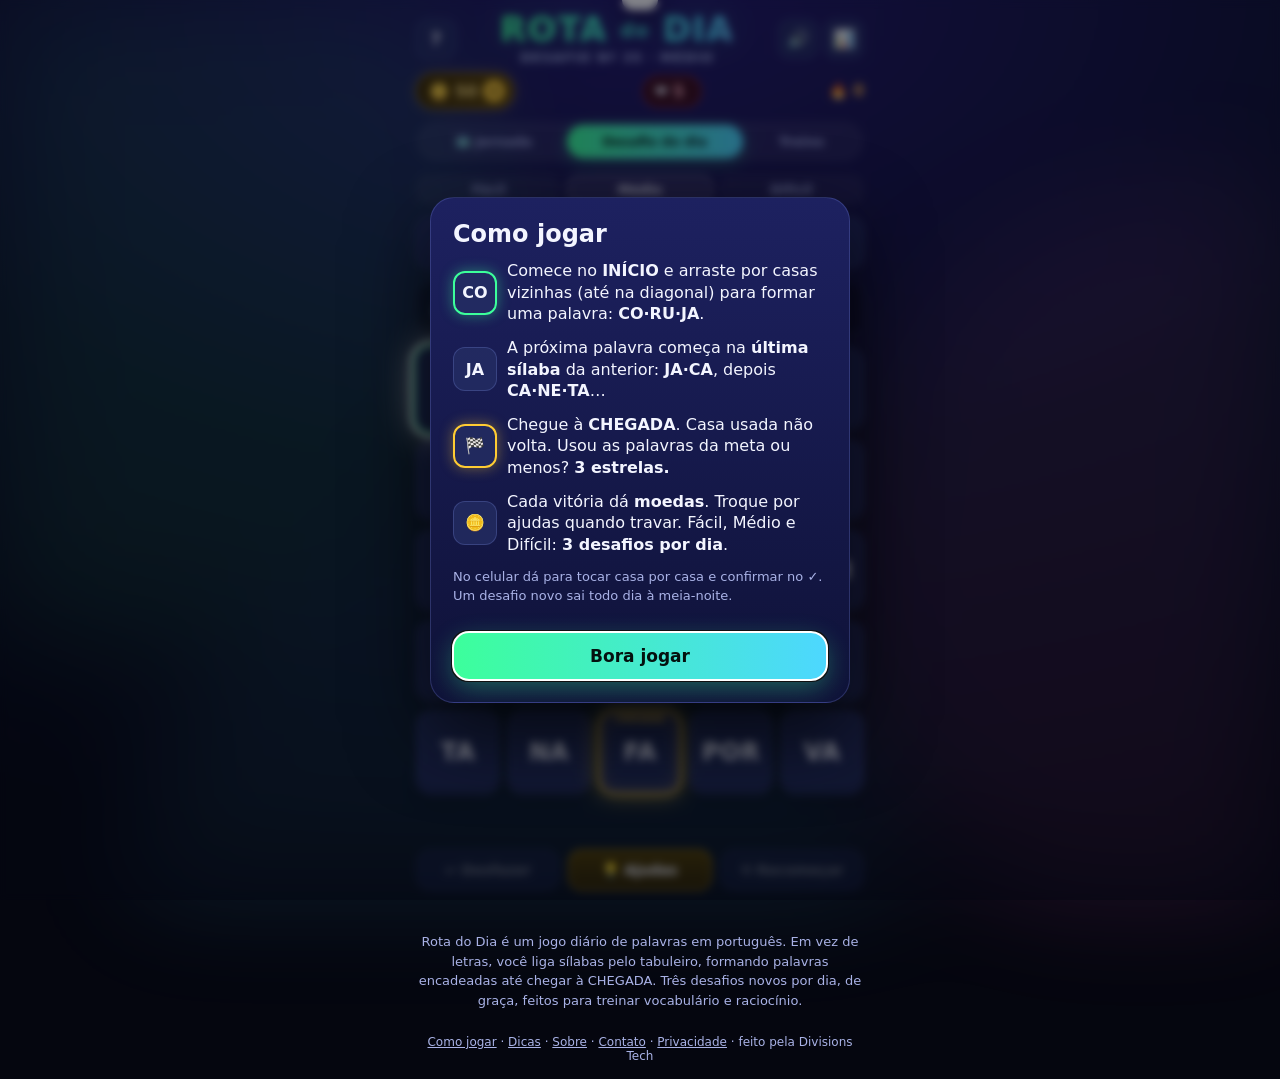
<file: index.html>
<!doctype html>
<html lang="pt-BR">
<head>
  <meta charset="utf-8">
  <meta name="viewport" content="width=device-width, initial-scale=1, viewport-fit=cover">
  <title>Rota do Dia — o desafio de palavras de hoje</title>
  <meta name="description" content="Um desafio novo por dia: ligue o início à chegada formando palavras com sílabas. Grátis, em português, sem cadastro.">
  <meta name="theme-color" content="#0b1026">
  <meta name="google-adsense-account" content="ca-pub-2652635400119337">
  <script async src="https://pagead2.googlesyndication.com/pagead/js/adsbygoogle.js?client=ca-pub-2652635400119337"
     crossorigin="anonymous"></script>
  <meta property="og:title" content="Rota do Dia">
  <meta property="og:description" content="Ligue o início à chegada formando palavras. Um desafio novo todo dia.">
  <meta property="og:image" content="icones/og.png">
  <link rel="manifest" href="manifest.webmanifest">
  <link rel="icon" href="icones/icone.svg" type="image/svg+xml">
  <link rel="apple-touch-icon" href="icones/icone-192.png">
  <link rel="stylesheet" href="estilo.css">
</head>
<body>
  <div class="aurora" aria-hidden="true"><span></span><span></span><span></span></div>

  <main class="app">
    <header class="topo">
      <button class="icone" id="btn-ajuda" aria-label="Como jogar">?</button>
      <div class="marca">
        <h1>ROTA <em>do</em> DIA</h1>
        <p id="subtitulo">Carregando…</p>
      </div>
      <div class="acoes-topo">
        <button class="icone" id="btn-som" aria-label="Som ligado">🔊</button>
        <button class="icone" id="btn-stats" aria-label="Estatísticas">📊</button>
      </div>
    </header>

    <div class="barra-topo">
      <button class="moedas" id="btn-moedas" aria-label="Moedas e loja"><span class="moeda">🪙</span> <b id="saldo">0</b> <span class="mais">+</span></button>
      <button class="vidas" id="btn-vidas" aria-label="Vidas">❤️ <b id="vidas-n">5</b> <small id="vidas-tempo"></small></button>
      <span class="seq" id="seq-topo" title="Dias seguidos">🔥 0</span>
    </div>

    <nav class="modos tres" aria-label="Modo de jogo">
      <button class="modo" data-modo="jornada">🗺️ Jornada</button>
      <button class="modo ativo" data-modo="diario">Desafio do dia</button>
      <button class="modo" data-modo="treino">Treino</button>
    </nav>

    <div class="faixa-fase" id="faixa-fase" hidden>
      <button class="mapa-btn" id="btn-mapa">🗺️ Mapa</button>
      <span id="fase-regras"></span>
    </div>

    <nav class="niveis" aria-label="Dificuldade">
      <button class="nivel" data-nivel="facil">Fácil <i></i></button>
      <button class="nivel ativo" data-nivel="medio">Médio <i></i></button>
      <button class="nivel" data-nivel="dificil">Difícil <i></i></button>
    </nav>

    <section class="painel">
      <div class="meta"><span>Meta</span><strong id="meta">4 palavras</strong></div>
      <div class="meta"><span>Palavras</span><strong id="contagem">0</strong></div>
      <div class="meta"><span>Estrelas</span><strong id="estrelas-prev">⭐⭐⭐</strong></div>
    </section>

    <section class="previa" aria-live="polite">
      <div id="previa-texto" class="previa-texto">Arraste a partir do <b class="tag-inicio">INÍCIO</b></div>
      <div class="previa-botoes">
        <button id="btn-limpar" class="mini" aria-label="Limpar traço" hidden>✕</button>
        <button id="btn-ok" class="mini ok" aria-label="Confirmar palavra" hidden>✓</button>
      </div>
    </section>

    <section class="tabuleiro-wrap">
      <div id="tabuleiro" class="tabuleiro" role="grid" aria-label="Tabuleiro de sílabas"></div>
      <svg id="linhas" class="linhas" aria-hidden="true"></svg>
    </section>

    <section id="trilha" class="trilha" aria-label="Palavras da sua rota"></section>

    <section class="controles">
      <button id="btn-desfazer" class="ctrl">↩ Desfazer</button>
      <button id="btn-dica" class="ctrl destaque">💡 Ajudas</button>
      <button id="btn-recomecar" class="ctrl">⟲ Recomeçar</button>
    </section>

    <section class="sobre-jogo" style="font-size:13px;line-height:1.5;color:var(--suave);margin-top:16px;text-align:center">
      <p>Rota do Dia é um jogo diário de palavras em português. Em vez de letras, você liga sílabas pelo tabuleiro, formando palavras encadeadas até chegar à CHEGADA. Três desafios novos por dia, de graça, feitos para treinar vocabulário e raciocínio.</p>
    </section>

    <footer class="rodape">
      <a href="como-jogar.html">Como jogar</a> · <a href="dicas.html">Dicas</a> · <a href="sobre.html">Sobre</a> · <a href="contato.html">Contato</a> · <a href="privacidade.html">Privacidade</a> · feito pela Divisions Tech
    </footer>
  </main>

  <div id="toast" class="toast" role="status" aria-live="polite"></div>
  <canvas id="confete" class="confete" aria-hidden="true"></canvas>

  <dialog id="dlg-ajuda" class="dlg">
    <h2>Como jogar</h2>
    <ol class="passos">
      <li><span class="ex inicio">CO</span><span>Comece no <b>INÍCIO</b> e arraste por casas vizinhas (até na diagonal) para formar uma palavra: <b>CO·RU·JA</b>.</span></li>
      <li><span class="ex">JA</span><span>A próxima palavra começa na <b>última sílaba</b> da anterior: <b>JA·CA</b>, depois <b>CA·NE·TA</b>…</span></li>
      <li><span class="ex fim">🏁</span><span>Chegue à <b>CHEGADA</b>. Casa usada não volta. Usou as palavras da meta ou menos? <b>3 estrelas.</b></span></li>
      <li><span class="ex">🪙</span><span>Cada vitória dá <b>moedas</b>. Troque por ajudas quando travar. Fácil, Médio e Difícil: <b>3 desafios por dia</b>.</span></li>
    </ol>
    <p class="nota">No celular dá para tocar casa por casa e confirmar no ✓. Um desafio novo sai todo dia à meia-noite.</p>
    <button class="grande" data-fechar>Bora jogar</button>
  </dialog>

  <dialog id="dlg-vitoria" class="dlg vitoria">
    <p class="selo" id="vit-selo">Rota completa!</p>
    <div class="estrelas-grandes" id="vit-estrelas"></div>
    <p class="vit-resumo" id="vit-resumo"></p>
    <div class="vit-rota" id="vit-rota"></div>
    <div class="premio" id="vit-premio" hidden>
      <span class="premio-valor">+<b id="vit-moedas">0</b> 🪙</span>
      <button class="video" id="btn-dobrar">▶ Dobrar com vídeo</button>
    </div>
    <button class="grande" id="btn-compartilhar">Compartilhar resultado</button>
    <div class="proximo" id="vit-proximo">Próximo desafio em <b id="contador">--:--:--</b></div>
    <div class="linha-botoes">
      <button class="secundario" id="btn-treinar">Treinar mais</button>
      <button class="secundario" data-fechar>Ver tabuleiro</button>
    </div>
  </dialog>

  <dialog id="dlg-stats" class="dlg">
    <h2>Suas estatísticas</h2>
    <div class="numeros">
      <div><strong id="st-jogos">0</strong><span>jogos</span></div>
      <div><strong id="st-vitorias">0</strong><span>rotas</span></div>
      <div><strong id="st-seq">0</strong><span>sequência</span></div>
      <div><strong id="st-melhor">0</strong><span>melhor</span></div>
    </div>
    <h3>Estrelas por rota</h3>
    <div class="barras" id="st-barras"></div>
    <p class="nota">Ficam só neste aparelho.</p>
    <button class="grande" data-fechar>Fechar</button>
  </dialog>

  <dialog id="dlg-loja" class="dlg loja">
    <div class="loja-topo">
      <h2>Ajudas e loja</h2>
      <span class="moedas fixo">🪙 <b id="loja-saldo">0</b></span>
    </div>

    <section id="loja-paga" hidden>
      <h3>Pacotes de moedas <span class="tag-teste" id="tag-teste" hidden>MODO TESTE</span></h3>
      <div class="pacotes" id="pacotes"></div>
      <p class="nota">Pagamento por Pix ou cartão, dentro do jogo, pelo Mercado Pago. Moedas valem só no jogo e não
        se trocam por dinheiro. <a href="termos.html" target="_blank">Termos de compra</a>.</p>
      <details class="recuperar">
        <summary>Trocou de celular? Recuperar compras</summary>
        <p class="nota" id="meu-codigo"></p>
        <div class="linha-botoes">
          <input id="codigo-recuperar" placeholder="XXXX-XXXX-XXXX" maxlength="14" autocomplete="off">
          <button class="secundario" id="btn-recuperar">Recuperar</button>
        </div>
      </details>
    </section>

    <h3>Para esta partida</h3>
    <div class="itens">
      <div class="item">
        <span class="item-icone">🧭</span>
        <div><b>Próxima palavra</b><small>Acende uma palavra que leva até a chegada. Máx. ⭐⭐</small></div>
        <div class="item-botoes">
          <button class="comprar" data-ajuda="proxima">🪙 30</button>
          <button class="video mini-video" data-video-ajuda="proxima">▶ grátis</button>
        </div>
      </div>
      <div class="item">
        <span class="item-icone">🧹</span>
        <div><b>Limpar o tabuleiro</b><small>Apaga 5 casas que não servem para nada. Não perde estrela.</small></div>
        <div class="item-botoes"><button class="comprar" data-ajuda="apagar">🪙 20</button></div>
      </div>
      <div class="item">
        <span class="item-icone">🗺️</span>
        <div><b>Rota oficial</b><small>Mostra o caminho inteiro do desafio. Máx. ⭐⭐</small></div>
        <div class="item-botoes"><button class="comprar" data-ajuda="rota">🪙 60</button></div>
      </div>
    </div>

    <h3>Ganhe moedas</h3>
    <div class="itens">
      <div class="item" id="item-video-moedas">
        <span class="item-icone">🎬</span>
        <div><b>Assistir um vídeo</b><small>+25 moedas · <span id="videos-restantes">5</span> hoje</small></div>
        <div class="item-botoes"><button class="video" id="btn-video-moedas">▶ +25</button></div>
      </div>
      <div class="item">
        <span class="item-icone">📅</span>
        <div><b>Bônus diário</b><small>Abra o jogo todo dia: 10, 15, 20… até 60 moedas</small></div>
      </div>
    </div>

    <h3>Jornada</h3>
    <div class="itens">
      <div class="item">
        <span class="item-icone">❤️</span>
        <div><b>Encher vidas</b><small>Volta para 5 vidas na hora.</small></div>
        <div class="item-botoes">
          <button class="comprar" data-ajuda="vidas">🪙 60</button>
          <button class="video mini-video" id="btn-loja-vida">▶ +1</button>
        </div>
      </div>
    </div>

    <h3>Proteção</h3>
    <div class="itens">
      <div class="item">
        <span class="item-icone">🛡️</span>
        <div><b>Escudo de sequência</b><small>Salva seus dias seguidos se faltar um dia. Você tem <span id="escudos">0</span>.</small></div>
        <div class="item-botoes"><button class="comprar" data-ajuda="escudo">🪙 120</button></div>
      </div>
    </div>

    <h3>Temas do tabuleiro</h3>
    <div class="temas" id="temas"></div>

    <p class="nota">Moedas valem só dentro do jogo: não se compram nem se trocam por dinheiro.</p>
    <button class="grande" data-fechar>Voltar ao jogo</button>
  </dialog>

  <dialog id="dlg-pagamento" class="dlg pagamento">
    <div class="loja-topo">
      <h2 id="pag-titulo">Comprar</h2>
      <b class="pag-preco" id="pag-preco"></b>
    </div>
    <div id="brick-pagamento"></div>
    <div id="pag-pix" class="pag-pix" hidden>
      <p class="selo">Pague com Pix</p>
      <img id="pix-qr" alt="QR code do Pix">
      <button class="grande" id="btn-pix-copiar">Copiar código Pix</button>
      <p class="nota" id="pix-status">Aguardando o pagamento… as moedas entram sozinhas. O código vale 30 minutos.</p>
      <button class="secundario largo" id="btn-pix-cartao">Pagar com cartão</button>
    </div>
    <p class="nota" id="pag-msg"></p>
    <button class="secundario largo" id="btn-pag-fechar">Fechar</button>
  </dialog>

  <dialog id="dlg-mapa" class="dlg mapa">
    <div class="loja-topo">
      <h2>Jornada</h2>
      <span class="estrelas-total" id="mapa-estrelas">⭐ 0</span>
    </div>
    <p class="nota">Cada fase fica mais difícil: menos palavras de sobra, pedras no caminho e casas ⭐ obrigatórias. Baú de moedas a cada 10 fases.</p>
    <div class="trilha-mapa" id="trilha-mapa"></div>
    <button class="grande" data-fechar>Fechar</button>
  </dialog>

  <dialog id="dlg-derrota" class="dlg vitoria">
    <p class="selo derrota-selo">Acabaram as palavras!</p>
    <p class="vit-resumo" id="derrota-resumo">Faltou pouco.</p>
    <button class="video grande-video" id="btn-extra-video">▶ +2 palavras com vídeo</button>
    <button class="grande" id="btn-extra-moedas">🪙 40 · +2 palavras</button>
    <div class="linha-botoes">
      <button class="secundario" id="btn-desistir">Tentar de novo (−1 ❤️)</button>
      <button class="secundario" id="btn-derrota-mapa">Mapa</button>
    </div>
  </dialog>

  <dialog id="dlg-vidas" class="dlg vitoria">
    <p class="selo">Vidas</p>
    <div class="bonus-valor">❤️ <b id="dlg-vidas-n">0</b>/5</div>
    <p class="vit-resumo" id="dlg-vidas-tempo">Próxima vida em --:--</p>
    <button class="video grande-video" id="btn-vida-video">▶ +1 vida com vídeo</button>
    <button class="grande" id="btn-vida-moedas">🪙 60 · encher vidas</button>
    <div class="linha-botoes">
      <button class="secundario" id="btn-vidas-diario">Jogar o desafio do dia</button>
      <button class="secundario" data-fechar>Fechar</button>
    </div>
  </dialog>

  <dialog id="dlg-bonus" class="dlg vitoria">
    <p class="selo">Bônus diário</p>
    <p class="bonus-dia" id="bonus-dia">Dia 1</p>
    <div class="bonus-valor">+<b id="bonus-valor">10</b> 🪙</div>
    <div class="bonus-trilha" id="bonus-trilha"></div>
    <button class="video grande-video" id="btn-bonus-dobrar">▶ Dobrar com vídeo</button>
    <button class="grande" data-fechar>Pegar</button>
  </dialog>

  <script type="module" src="jogo.js"></script>
</body>
</html>
</file>
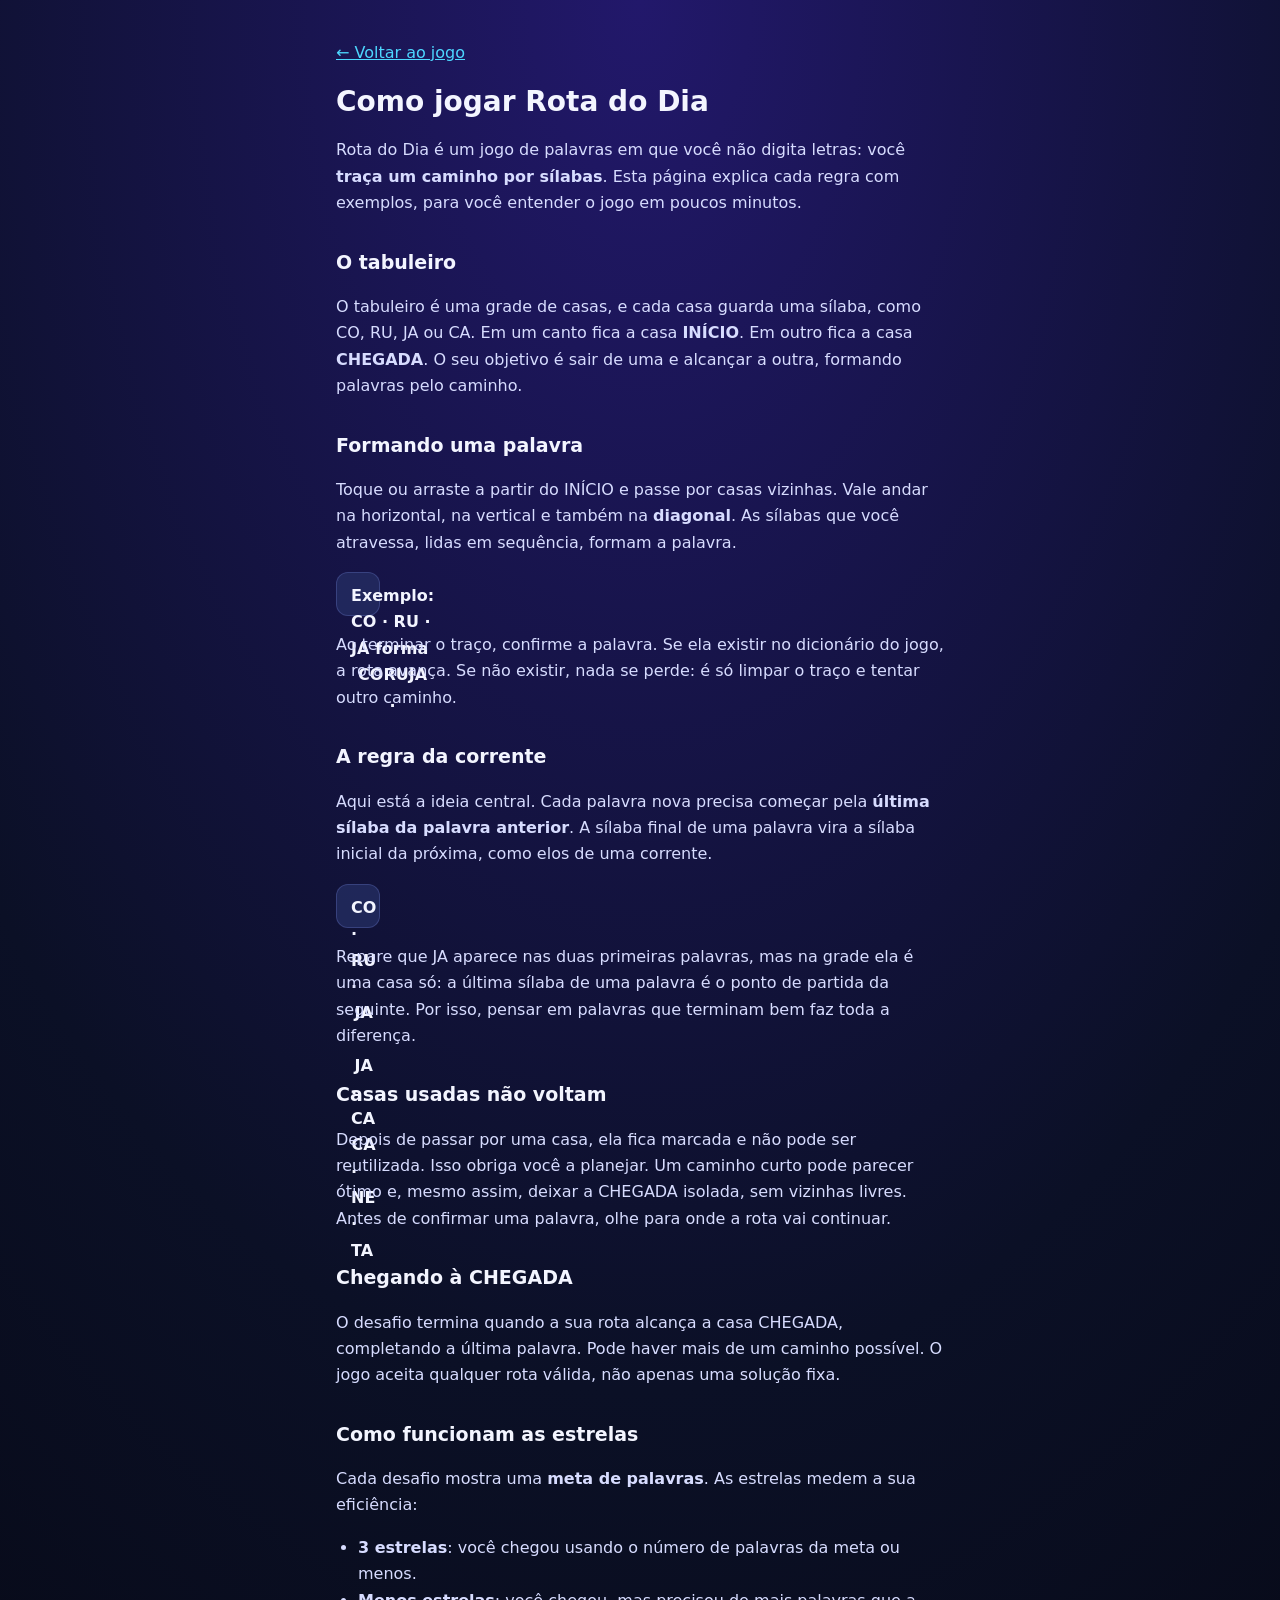
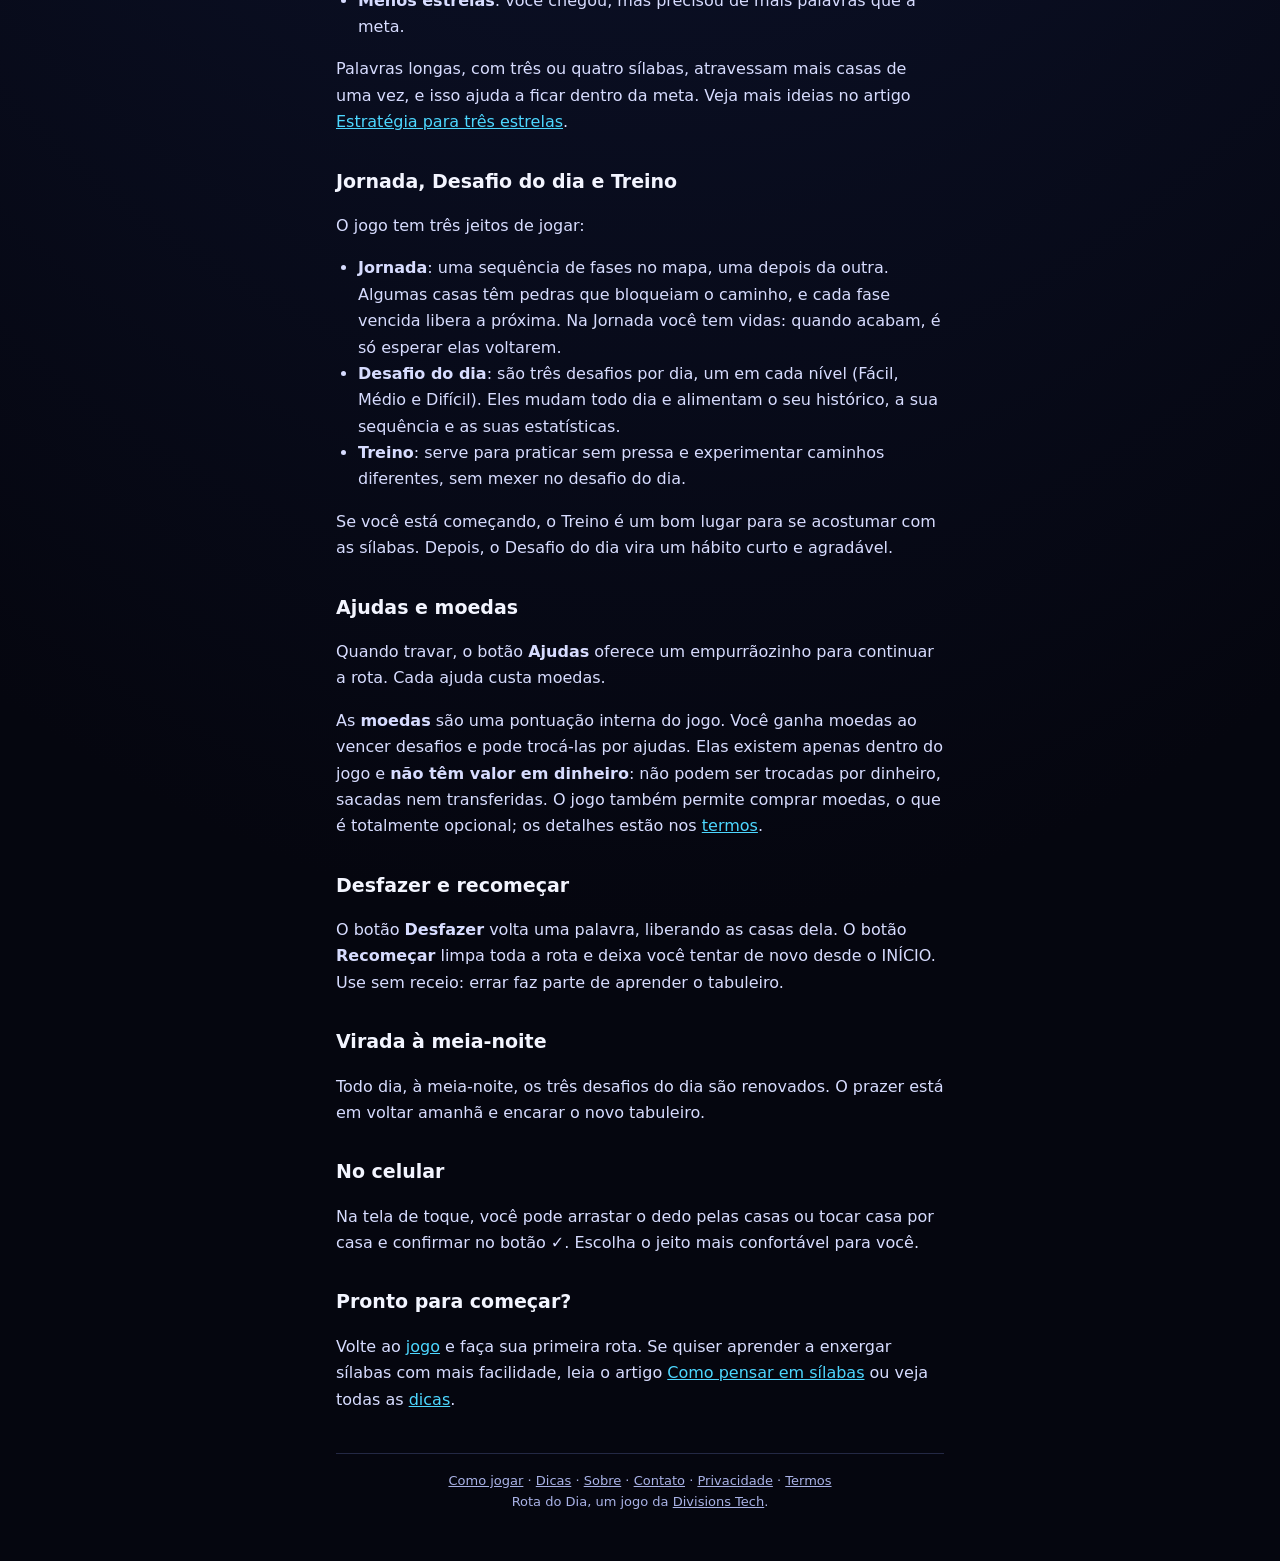
<file: como-jogar.html>
<!doctype html>
<html lang="pt-BR">
<head>
  <meta charset="utf-8">
  <meta name="viewport" content="width=device-width, initial-scale=1">
  <title>Como jogar — Rota do Dia</title>
  <meta name="description" content="Regras completas do Rota do Dia, o jogo diário de palavras por sílabas: como traçar a rota, ganhar estrelas, usar ajudas e moedas.">
  <link rel="canonical" href="https://trevoapostas.com/como-jogar.html">
  <link rel="stylesheet" href="estilo.css">
  <style>
    .texto { max-width: 640px; margin: 0 auto; padding: 24px 16px 48px; line-height: 1.65; }
    .texto h1 { font-size: 28px; line-height: 1.2; } .texto h2 { font-size: 19px; margin-top: 30px; }
    .texto a { color: #4dd7ff; } .texto p, .texto li { color: #d7dcff; }
    .texto ul, .texto ol { padding-left: 22px; }
    .ex { background: rgba(38,48,102,.72); border: 1px solid rgba(140,160,255,.22); border-radius: 12px; padding: 10px 14px; margin: 12px 0; color: #f3f5ff; }
    .cards { list-style: none; padding: 0; display: grid; gap: 12px; }
    .cards li { background: rgba(38,48,102,.72); border: 1px solid rgba(140,160,255,.22); border-radius: 14px; padding: 14px; }
    .cards a { font-weight: 700; font-size: 17px; }
    .rodape-site { margin-top: 40px; padding-top: 16px; border-top: 1px solid rgba(140,160,255,.22); text-align: center; font-size: 13px; color: #a9b2e6; }
    .rodape-site a { color: #a9b2e6; }
  </style>
</head>
<body>
  <main class="texto">
    <p><a href="./">← Voltar ao jogo</a></p>
    <h1>Como jogar Rota do Dia</h1>
    <p>Rota do Dia é um jogo de palavras em que você não digita letras: você <b>traça um caminho por sílabas</b>. Esta página explica cada regra com exemplos, para você entender o jogo em poucos minutos.</p>

    <h2>O tabuleiro</h2>
    <p>O tabuleiro é uma grade de casas, e cada casa guarda uma sílaba, como CO, RU, JA ou CA. Em um canto fica a casa <b>INÍCIO</b>. Em outro fica a casa <b>CHEGADA</b>. O seu objetivo é sair de uma e alcançar a outra, formando palavras pelo caminho.</p>

    <h2>Formando uma palavra</h2>
    <p>Toque ou arraste a partir do INÍCIO e passe por casas vizinhas. Vale andar na horizontal, na vertical e também na <b>diagonal</b>. As sílabas que você atravessa, lidas em sequência, formam a palavra.</p>
    <div class="ex">Exemplo: CO · RU · JA forma <b>CORUJA</b>.</div>
    <p>Ao terminar o traço, confirme a palavra. Se ela existir no dicionário do jogo, a rota avança. Se não existir, nada se perde: é só limpar o traço e tentar outro caminho.</p>

    <h2>A regra da corrente</h2>
    <p>Aqui está a ideia central. Cada palavra nova precisa começar pela <b>última sílaba da palavra anterior</b>. A sílaba final de uma palavra vira a sílaba inicial da próxima, como elos de uma corrente.</p>
    <div class="ex">CO · RU · <b>JA</b><br><b>JA</b> · CA<br><b>CA</b> · NE · TA</div>
    <p>Repare que JA aparece nas duas primeiras palavras, mas na grade ela é uma casa só: a última sílaba de uma palavra é o ponto de partida da seguinte. Por isso, pensar em palavras que terminam bem faz toda a diferença.</p>

    <h2>Casas usadas não voltam</h2>
    <p>Depois de passar por uma casa, ela fica marcada e não pode ser reutilizada. Isso obriga você a planejar. Um caminho curto pode parecer ótimo e, mesmo assim, deixar a CHEGADA isolada, sem vizinhas livres. Antes de confirmar uma palavra, olhe para onde a rota vai continuar.</p>

    <h2>Chegando à CHEGADA</h2>
    <p>O desafio termina quando a sua rota alcança a casa CHEGADA, completando a última palavra. Pode haver mais de um caminho possível. O jogo aceita qualquer rota válida, não apenas uma solução fixa.</p>

    <h2>Como funcionam as estrelas</h2>
    <p>Cada desafio mostra uma <b>meta de palavras</b>. As estrelas medem a sua eficiência:</p>
    <ul>
      <li><b>3 estrelas</b>: você chegou usando o número de palavras da meta ou menos.</li>
      <li><b>Menos estrelas</b>: você chegou, mas precisou de mais palavras que a meta.</li>
    </ul>
    <p>Palavras longas, com três ou quatro sílabas, atravessam mais casas de uma vez, e isso ajuda a ficar dentro da meta. Veja mais ideias no artigo <a href="dicas/estrategia-tres-estrelas.html">Estratégia para três estrelas</a>.</p>

    <h2>Jornada, Desafio do dia e Treino</h2>
    <p>O jogo tem três jeitos de jogar:</p>
    <ul>
      <li><b>Jornada</b>: uma sequência de fases no mapa, uma depois da outra. Algumas casas têm pedras que bloqueiam o caminho, e cada fase vencida libera a próxima. Na Jornada você tem vidas: quando acabam, é só esperar elas voltarem.</li>
      <li><b>Desafio do dia</b>: são três desafios por dia, um em cada nível (Fácil, Médio e Difícil). Eles mudam todo dia e alimentam o seu histórico, a sua sequência e as suas estatísticas.</li>
      <li><b>Treino</b>: serve para praticar sem pressa e experimentar caminhos diferentes, sem mexer no desafio do dia.</li>
    </ul>
    <p>Se você está começando, o Treino é um bom lugar para se acostumar com as sílabas. Depois, o Desafio do dia vira um hábito curto e agradável.</p>

    <h2>Ajudas e moedas</h2>
    <p>Quando travar, o botão <b>Ajudas</b> oferece um empurrãozinho para continuar a rota. Cada ajuda custa moedas.</p>
    <p>As <b>moedas</b> são uma pontuação interna do jogo. Você ganha moedas ao vencer desafios e pode trocá-las por ajudas. Elas existem apenas dentro do jogo e <b>não têm valor em dinheiro</b>: não podem ser trocadas por dinheiro, sacadas nem transferidas. O jogo também permite comprar moedas, o que é totalmente opcional; os detalhes estão nos <a href="termos.html">termos</a>.</p>

    <h2>Desfazer e recomeçar</h2>
    <p>O botão <b>Desfazer</b> volta uma palavra, liberando as casas dela. O botão <b>Recomeçar</b> limpa toda a rota e deixa você tentar de novo desde o INÍCIO. Use sem receio: errar faz parte de aprender o tabuleiro.</p>

    <h2>Virada à meia-noite</h2>
    <p>Todo dia, à meia-noite, os três desafios do dia são renovados. O prazer está em voltar amanhã e encarar o novo tabuleiro.</p>

    <h2>No celular</h2>
    <p>Na tela de toque, você pode arrastar o dedo pelas casas ou tocar casa por casa e confirmar no botão ✓. Escolha o jeito mais confortável para você.</p>

    <h2>Pronto para começar?</h2>
    <p>Volte ao <a href="./">jogo</a> e faça sua primeira rota. Se quiser aprender a enxergar sílabas com mais facilidade, leia o artigo <a href="dicas/como-pensar-em-silabas.html">Como pensar em sílabas</a> ou veja todas as <a href="dicas.html">dicas</a>.</p>

    <footer class="rodape-site">
      <a href="como-jogar.html">Como jogar</a> · <a href="dicas.html">Dicas</a> · <a href="sobre.html">Sobre</a> · <a href="contato.html">Contato</a> · <a href="privacidade.html">Privacidade</a> · <a href="termos.html">Termos</a>
      <br>Rota do Dia, um jogo da <a href="https://divisionstech.com">Divisions Tech</a>.
    </footer>
  </main>
</body>
</html>
</file>
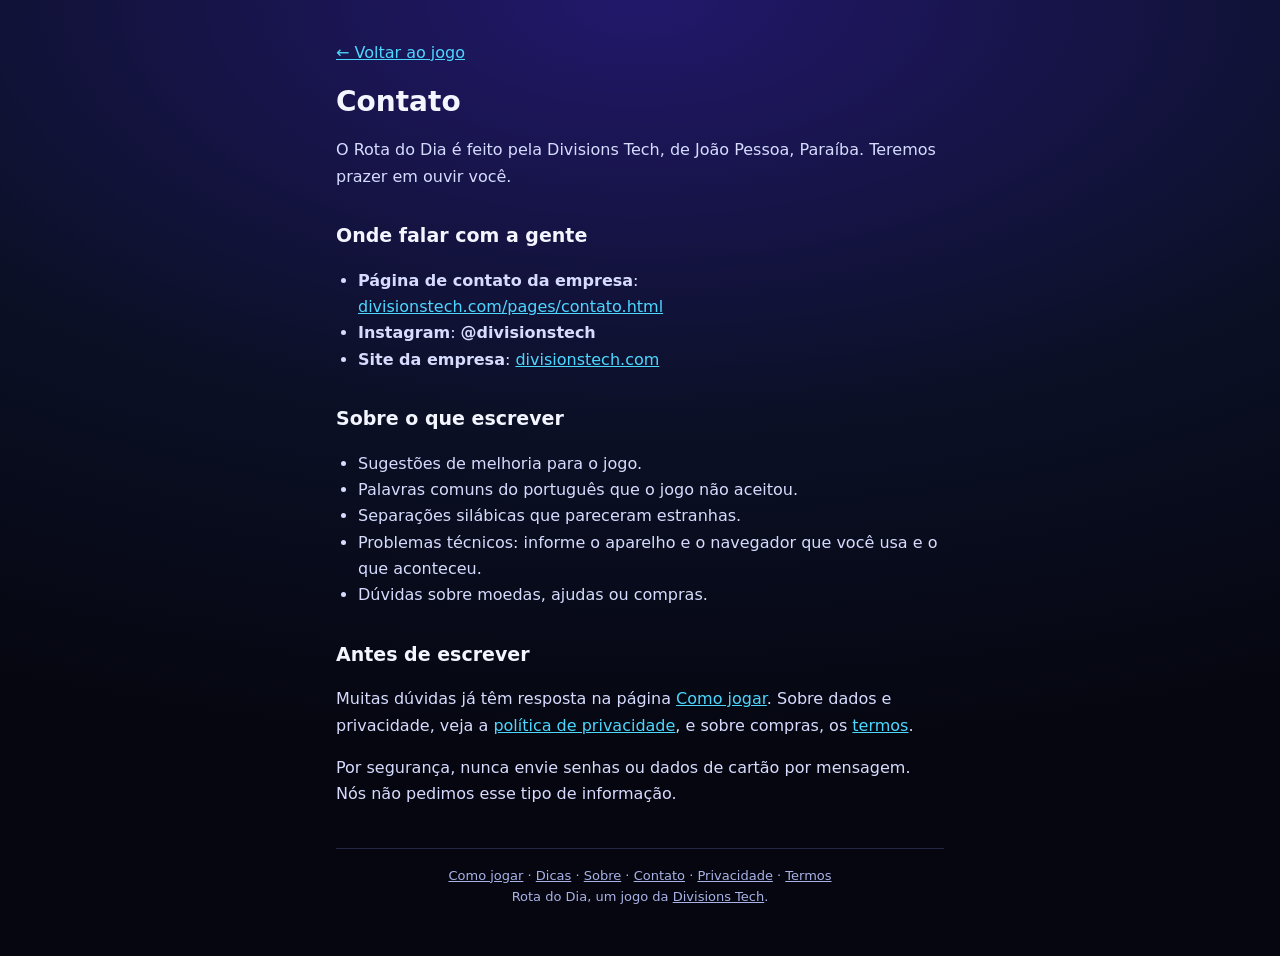
<file: contato.html>
<!doctype html>
<html lang="pt-BR">
<head>
  <meta charset="utf-8">
  <meta name="viewport" content="width=device-width, initial-scale=1">
  <title>Contato — Rota do Dia</title>
  <meta name="description" content="Fale com a equipe do Rota do Dia: sugestões, dúvidas e relatos de problemas pelo site da Divisions Tech ou pelo Instagram.">
  <link rel="canonical" href="https://trevoapostas.com/contato.html">
  <link rel="stylesheet" href="estilo.css">
  <style>
    .texto { max-width: 640px; margin: 0 auto; padding: 24px 16px 48px; line-height: 1.65; }
    .texto h1 { font-size: 28px; line-height: 1.2; } .texto h2 { font-size: 19px; margin-top: 30px; }
    .texto a { color: #4dd7ff; } .texto p, .texto li { color: #d7dcff; }
    .texto ul, .texto ol { padding-left: 22px; }
    .ex { background: rgba(38,48,102,.72); border: 1px solid rgba(140,160,255,.22); border-radius: 12px; padding: 10px 14px; margin: 12px 0; color: #f3f5ff; }
    .cards { list-style: none; padding: 0; display: grid; gap: 12px; }
    .cards li { background: rgba(38,48,102,.72); border: 1px solid rgba(140,160,255,.22); border-radius: 14px; padding: 14px; }
    .cards a { font-weight: 700; font-size: 17px; }
    .rodape-site { margin-top: 40px; padding-top: 16px; border-top: 1px solid rgba(140,160,255,.22); text-align: center; font-size: 13px; color: #a9b2e6; }
    .rodape-site a { color: #a9b2e6; }
  </style>
</head>
<body>
  <main class="texto">
    <p><a href="./">← Voltar ao jogo</a></p>
    <h1>Contato</h1>
    <p>O Rota do Dia é feito pela Divisions Tech, de João Pessoa, Paraíba. Teremos prazer em ouvir você.</p>

    <h2>Onde falar com a gente</h2>
    <ul>
      <li><b>Página de contato da empresa</b>: <a href="https://divisionstech.com/pages/contato.html">divisionstech.com/pages/contato.html</a></li>
      <li><b>Instagram</b>: <b>@divisionstech</b></li>
      <li><b>Site da empresa</b>: <a href="https://divisionstech.com">divisionstech.com</a></li>
    </ul>

    <h2>Sobre o que escrever</h2>
    <ul>
      <li>Sugestões de melhoria para o jogo.</li>
      <li>Palavras comuns do português que o jogo não aceitou.</li>
      <li>Separações silábicas que pareceram estranhas.</li>
      <li>Problemas técnicos: informe o aparelho e o navegador que você usa e o que aconteceu.</li>
      <li>Dúvidas sobre moedas, ajudas ou compras.</li>
    </ul>

    <h2>Antes de escrever</h2>
    <p>Muitas dúvidas já têm resposta na página <a href="como-jogar.html">Como jogar</a>. Sobre dados e privacidade, veja a <a href="privacidade.html">política de privacidade</a>, e sobre compras, os <a href="termos.html">termos</a>.</p>
    <p>Por segurança, nunca envie senhas ou dados de cartão por mensagem. Nós não pedimos esse tipo de informação.</p>

    <footer class="rodape-site">
      <a href="como-jogar.html">Como jogar</a> · <a href="dicas.html">Dicas</a> · <a href="sobre.html">Sobre</a> · <a href="contato.html">Contato</a> · <a href="privacidade.html">Privacidade</a> · <a href="termos.html">Termos</a>
      <br>Rota do Dia, um jogo da <a href="https://divisionstech.com">Divisions Tech</a>.
    </footer>
  </main>
</body>
</html>
</file>
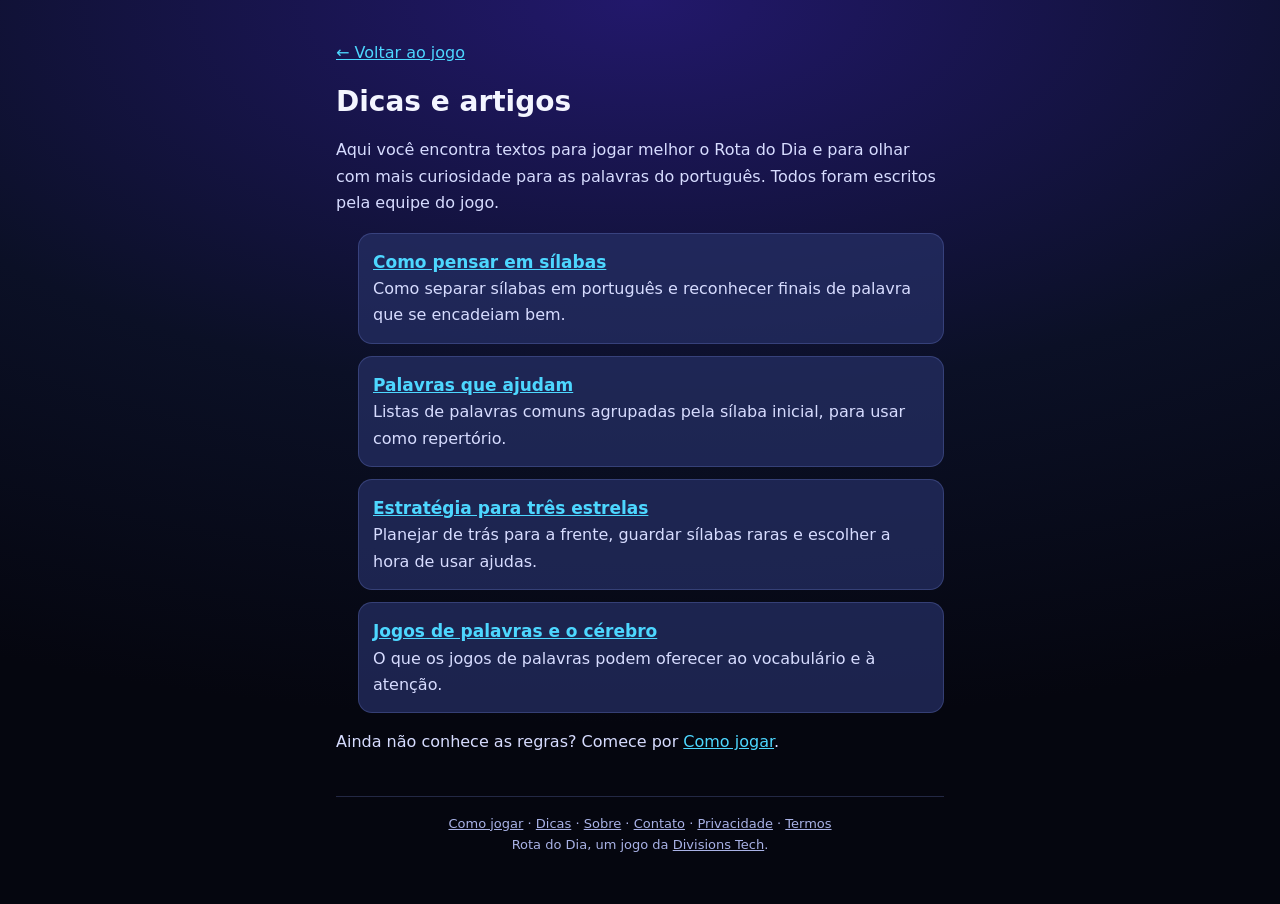
<file: dicas.html>
<!doctype html>
<html lang="pt-BR">
<head>
  <meta charset="utf-8">
  <meta name="viewport" content="width=device-width, initial-scale=1">
  <title>Dicas e artigos — Rota do Dia</title>
  <meta name="description" content="Artigos sobre sílabas, vocabulário e estratégia para jogar melhor o Rota do Dia e aproveitar os jogos de palavras.">
  <link rel="canonical" href="https://trevoapostas.com/dicas.html">
  <link rel="stylesheet" href="estilo.css">
  <style>
    .texto { max-width: 640px; margin: 0 auto; padding: 24px 16px 48px; line-height: 1.65; }
    .texto h1 { font-size: 28px; line-height: 1.2; } .texto h2 { font-size: 19px; margin-top: 30px; }
    .texto a { color: #4dd7ff; } .texto p, .texto li { color: #d7dcff; }
    .texto ul, .texto ol { padding-left: 22px; }
    .ex { background: rgba(38,48,102,.72); border: 1px solid rgba(140,160,255,.22); border-radius: 12px; padding: 10px 14px; margin: 12px 0; color: #f3f5ff; }
    .cards { list-style: none; padding: 0; display: grid; gap: 12px; }
    .cards li { background: rgba(38,48,102,.72); border: 1px solid rgba(140,160,255,.22); border-radius: 14px; padding: 14px; }
    .cards a { font-weight: 700; font-size: 17px; }
    .rodape-site { margin-top: 40px; padding-top: 16px; border-top: 1px solid rgba(140,160,255,.22); text-align: center; font-size: 13px; color: #a9b2e6; }
    .rodape-site a { color: #a9b2e6; }
  </style>
</head>
<body>
  <main class="texto">
    <p><a href="./">← Voltar ao jogo</a></p>
    <h1>Dicas e artigos</h1>
    <p>Aqui você encontra textos para jogar melhor o Rota do Dia e para olhar com mais curiosidade para as palavras do português. Todos foram escritos pela equipe do jogo.</p>
    <ul class="cards">
      <li><a href="dicas/como-pensar-em-silabas.html">Como pensar em sílabas</a><br>Como separar sílabas em português e reconhecer finais de palavra que se encadeiam bem.</li>
      <li><a href="dicas/palavras-que-ajudam.html">Palavras que ajudam</a><br>Listas de palavras comuns agrupadas pela sílaba inicial, para usar como repertório.</li>
      <li><a href="dicas/estrategia-tres-estrelas.html">Estratégia para três estrelas</a><br>Planejar de trás para a frente, guardar sílabas raras e escolher a hora de usar ajudas.</li>
      <li><a href="dicas/jogos-de-palavras-e-o-cerebro.html">Jogos de palavras e o cérebro</a><br>O que os jogos de palavras podem oferecer ao vocabulário e à atenção.</li>
    </ul>
    <p>Ainda não conhece as regras? Comece por <a href="como-jogar.html">Como jogar</a>.</p>

    <footer class="rodape-site">
      <a href="como-jogar.html">Como jogar</a> · <a href="dicas.html">Dicas</a> · <a href="sobre.html">Sobre</a> · <a href="contato.html">Contato</a> · <a href="privacidade.html">Privacidade</a> · <a href="termos.html">Termos</a>
      <br>Rota do Dia, um jogo da <a href="https://divisionstech.com">Divisions Tech</a>.
    </footer>
  </main>
</body>
</html>
</file>
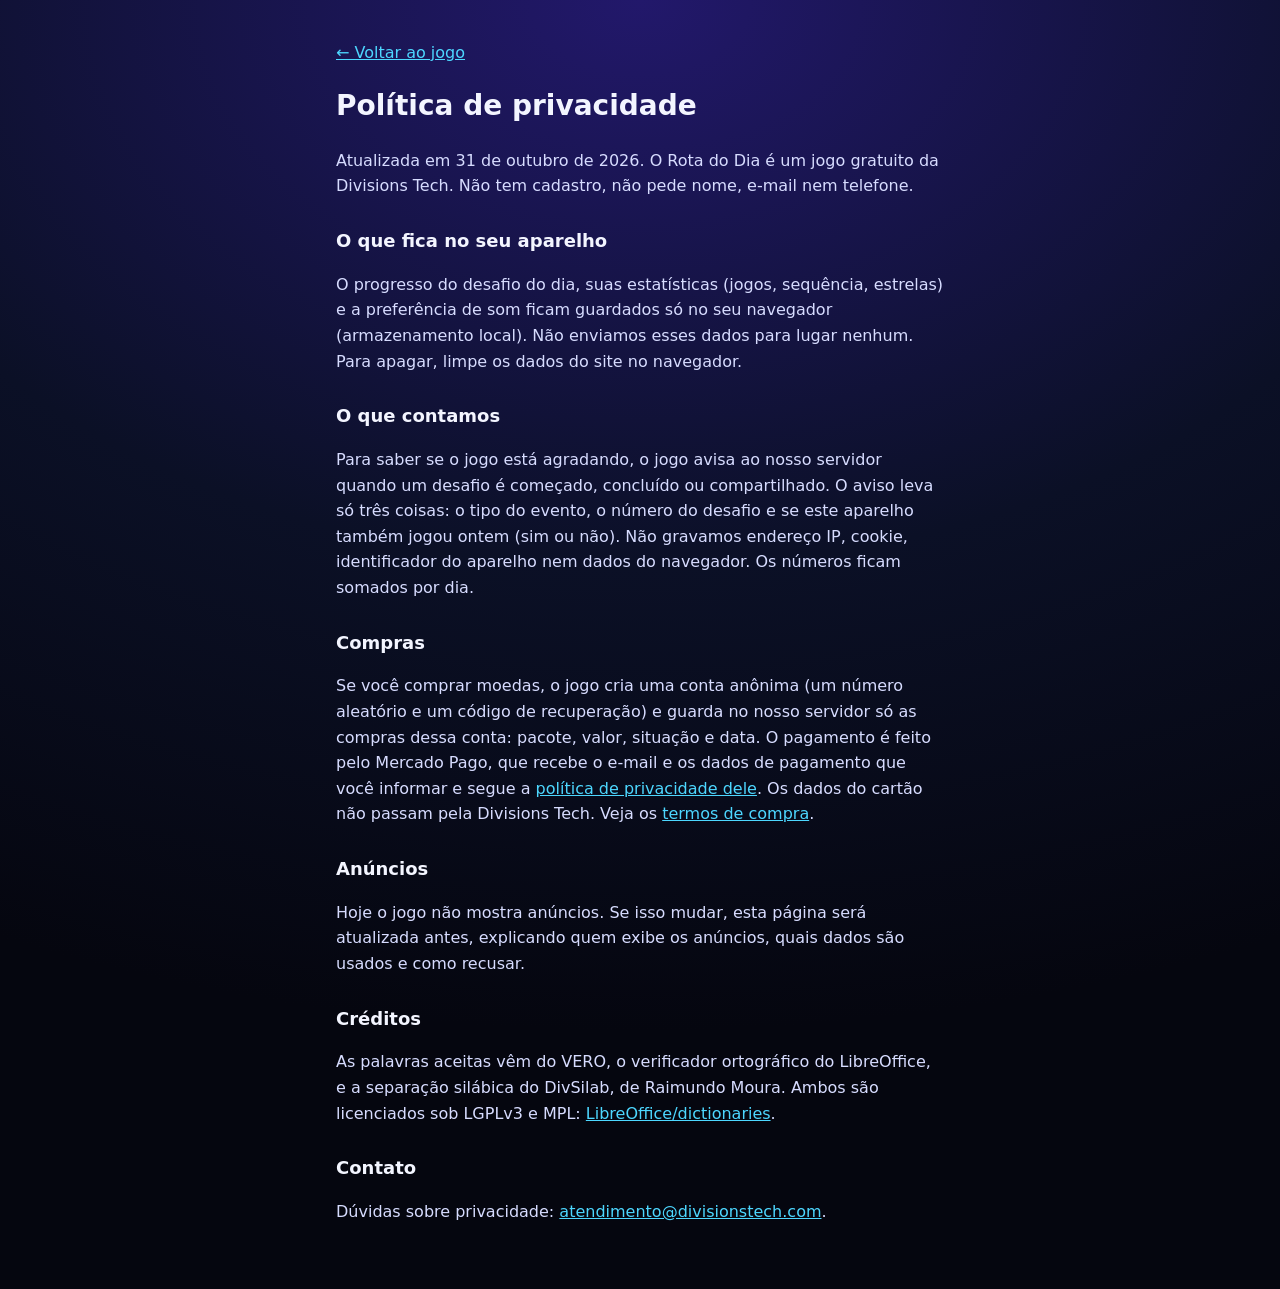
<file: privacidade.html>
<!doctype html>
<html lang="pt-BR">
<head>
  <meta charset="utf-8">
  <meta name="viewport" content="width=device-width, initial-scale=1">
  <title>Privacidade — Rota do Dia</title>
  <link rel="stylesheet" href="estilo.css">
  <style>
    .texto { max-width: 640px; margin: 0 auto; padding: 24px 16px 48px; line-height: 1.6; }
    .texto h1 { font-size: 28px; } .texto h2 { font-size: 18px; margin-top: 28px; }
    .texto a { color: #4dd7ff; } .texto p, .texto li { color: #d7dcff; }
  </style>
</head>
<body>
  <main class="texto">
    <p><a href="./">← Voltar ao jogo</a></p>
    <h1>Política de privacidade</h1>
    <p>Atualizada em 31 de outubro de 2026. O Rota do Dia é um jogo gratuito da Divisions Tech.
      Não tem cadastro, não pede nome, e-mail nem telefone.</p>

    <h2>O que fica no seu aparelho</h2>
    <p>O progresso do desafio do dia, suas estatísticas (jogos, sequência, estrelas) e a preferência de som
      ficam guardados só no seu navegador (armazenamento local). Não enviamos esses dados para lugar
      nenhum. Para apagar, limpe os dados do site no navegador.</p>

    <h2>O que contamos</h2>
    <p>Para saber se o jogo está agradando, o jogo avisa ao nosso servidor quando um desafio é começado,
      concluído ou compartilhado. O aviso leva só três coisas: o tipo do evento, o número do desafio e
      se este aparelho também jogou ontem (sim ou não). Não gravamos endereço IP, cookie, identificador
      do aparelho nem dados do navegador. Os números ficam somados por dia.</p>

    <h2>Compras</h2>
    <p>Se você comprar moedas, o jogo cria uma conta anônima (um número aleatório e um código de recuperação)
      e guarda no nosso servidor só as compras dessa conta: pacote, valor, situação e data. O pagamento é feito
      pelo Mercado Pago, que recebe o e-mail e os dados de pagamento que você informar e segue a
      <a href="https://www.mercadopago.com.br/privacidade">política de privacidade dele</a>. Os dados do cartão
      não passam pela Divisions Tech. Veja os <a href="termos.html">termos de compra</a>.</p>

    <h2>Anúncios</h2>
    <p>Hoje o jogo não mostra anúncios. Se isso mudar, esta página será atualizada antes, explicando quem
      exibe os anúncios, quais dados são usados e como recusar.</p>

    <h2>Créditos</h2>
    <p>As palavras aceitas vêm do VERO, o verificador ortográfico do LibreOffice, e a separação
      silábica do DivSilab, de Raimundo Moura. Ambos são licenciados sob LGPLv3 e MPL:
      <a href="https://github.com/LibreOffice/dictionaries/tree/master/pt_BR">LibreOffice/dictionaries</a>.</p>

    <h2>Contato</h2>
    <p>Dúvidas sobre privacidade: <a href="mailto:atendimento@divisionstech.com">atendimento@divisionstech.com</a>.</p>
  </main>
</body>
</html>
</file>
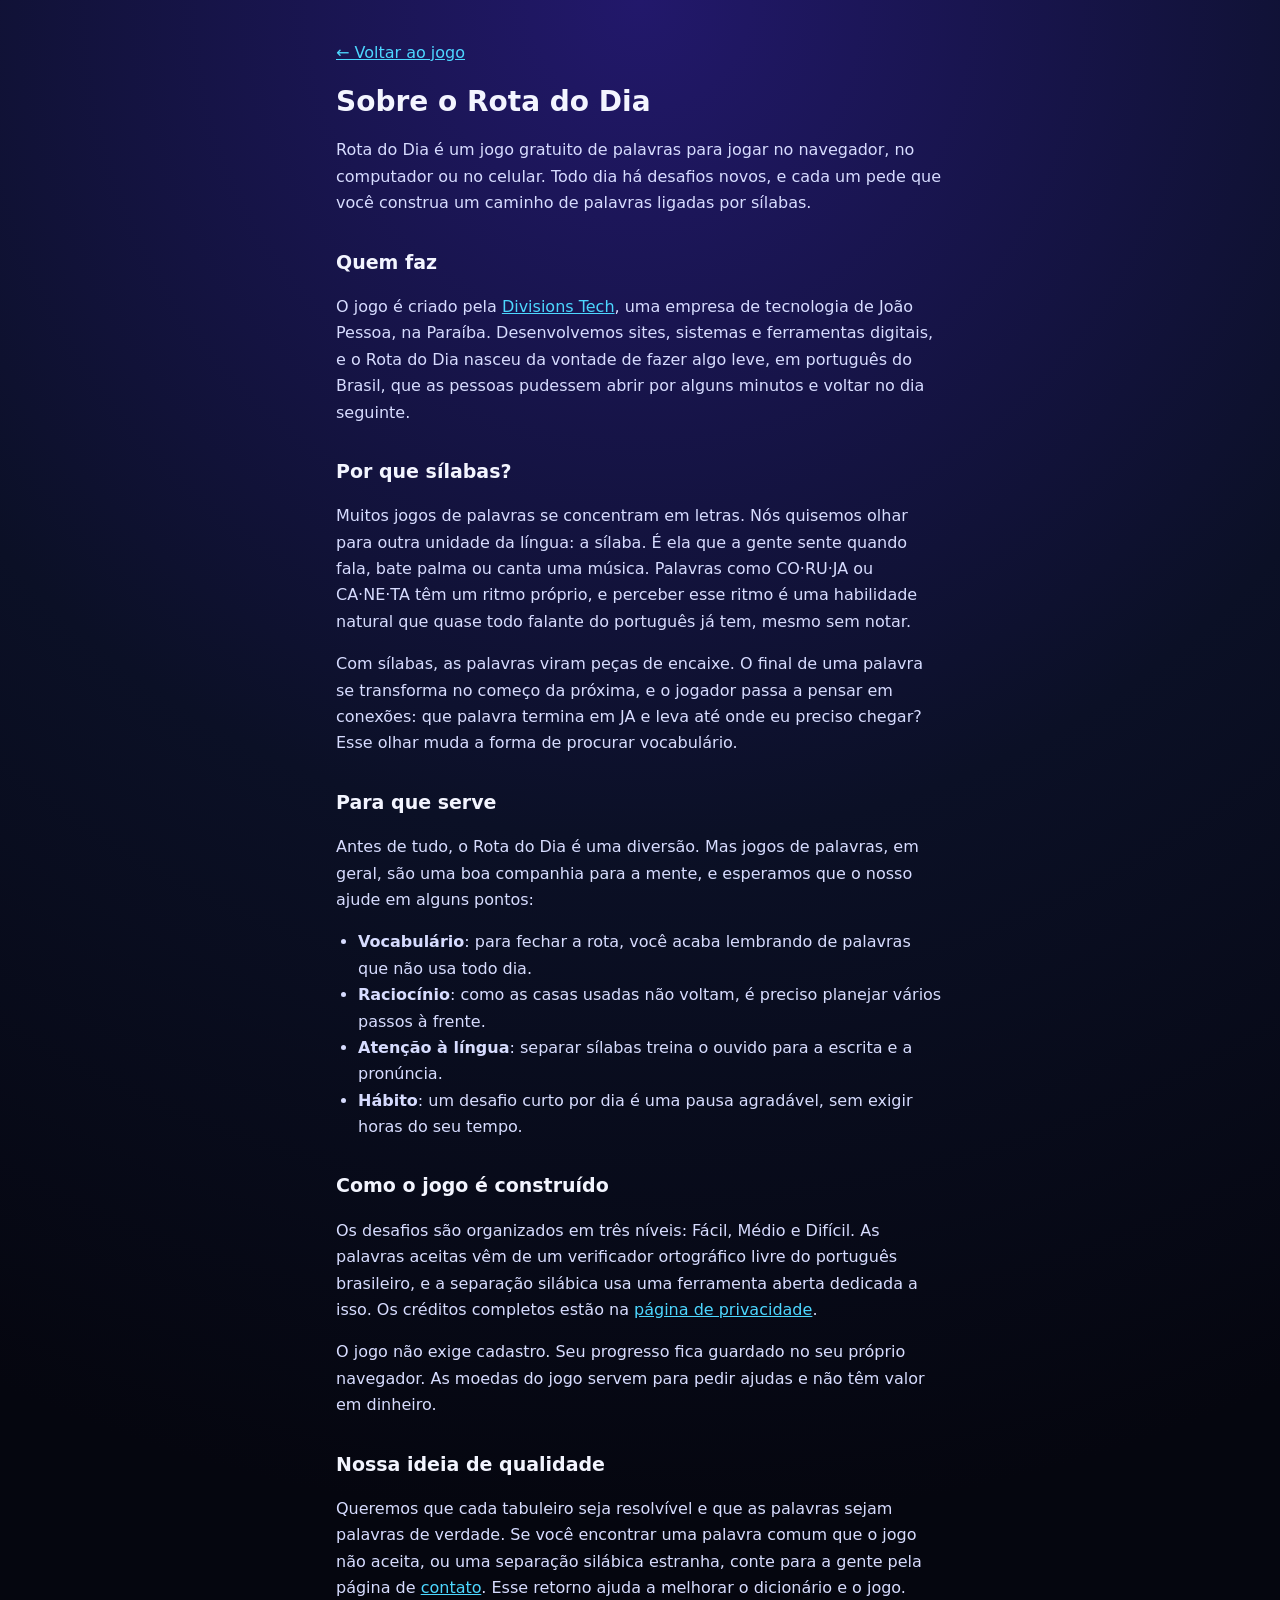
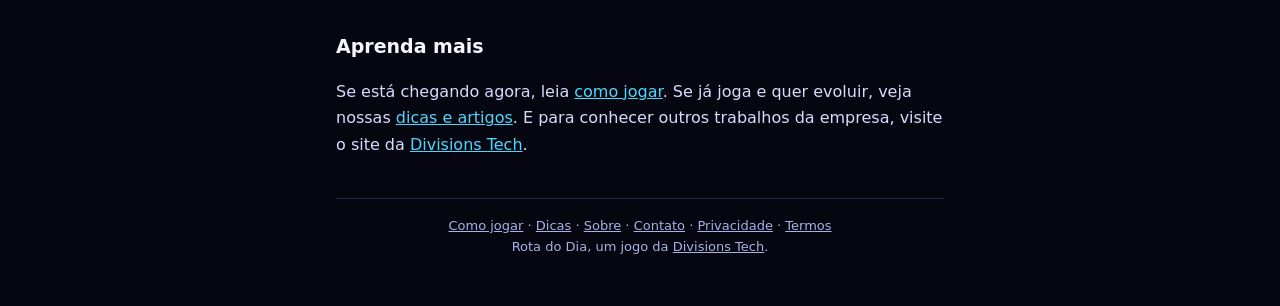
<file: sobre.html>
<!doctype html>
<html lang="pt-BR">
<head>
  <meta charset="utf-8">
  <meta name="viewport" content="width=device-width, initial-scale=1">
  <title>Sobre — Rota do Dia</title>
  <meta name="description" content="Conheça o Rota do Dia, jogo diário de palavras por sílabas feito pela Divisions Tech, empresa de tecnologia de João Pessoa, Paraíba.">
  <link rel="canonical" href="https://trevoapostas.com/sobre.html">
  <link rel="stylesheet" href="estilo.css">
  <style>
    .texto { max-width: 640px; margin: 0 auto; padding: 24px 16px 48px; line-height: 1.65; }
    .texto h1 { font-size: 28px; line-height: 1.2; } .texto h2 { font-size: 19px; margin-top: 30px; }
    .texto a { color: #4dd7ff; } .texto p, .texto li { color: #d7dcff; }
    .texto ul, .texto ol { padding-left: 22px; }
    .ex { background: rgba(38,48,102,.72); border: 1px solid rgba(140,160,255,.22); border-radius: 12px; padding: 10px 14px; margin: 12px 0; color: #f3f5ff; }
    .cards { list-style: none; padding: 0; display: grid; gap: 12px; }
    .cards li { background: rgba(38,48,102,.72); border: 1px solid rgba(140,160,255,.22); border-radius: 14px; padding: 14px; }
    .cards a { font-weight: 700; font-size: 17px; }
    .rodape-site { margin-top: 40px; padding-top: 16px; border-top: 1px solid rgba(140,160,255,.22); text-align: center; font-size: 13px; color: #a9b2e6; }
    .rodape-site a { color: #a9b2e6; }
  </style>
</head>
<body>
  <main class="texto">
    <p><a href="./">← Voltar ao jogo</a></p>
    <h1>Sobre o Rota do Dia</h1>
    <p>Rota do Dia é um jogo gratuito de palavras para jogar no navegador, no computador ou no celular. Todo dia há desafios novos, e cada um pede que você construa um caminho de palavras ligadas por sílabas.</p>

    <h2>Quem faz</h2>
    <p>O jogo é criado pela <a href="https://divisionstech.com">Divisions Tech</a>, uma empresa de tecnologia de João Pessoa, na Paraíba. Desenvolvemos sites, sistemas e ferramentas digitais, e o Rota do Dia nasceu da vontade de fazer algo leve, em português do Brasil, que as pessoas pudessem abrir por alguns minutos e voltar no dia seguinte.</p>

    <h2>Por que sílabas?</h2>
    <p>Muitos jogos de palavras se concentram em letras. Nós quisemos olhar para outra unidade da língua: a sílaba. É ela que a gente sente quando fala, bate palma ou canta uma música. Palavras como CO·RU·JA ou CA·NE·TA têm um ritmo próprio, e perceber esse ritmo é uma habilidade natural que quase todo falante do português já tem, mesmo sem notar.</p>
    <p>Com sílabas, as palavras viram peças de encaixe. O final de uma palavra se transforma no começo da próxima, e o jogador passa a pensar em conexões: que palavra termina em JA e leva até onde eu preciso chegar? Esse olhar muda a forma de procurar vocabulário.</p>

    <h2>Para que serve</h2>
    <p>Antes de tudo, o Rota do Dia é uma diversão. Mas jogos de palavras, em geral, são uma boa companhia para a mente, e esperamos que o nosso ajude em alguns pontos:</p>
    <ul>
      <li><b>Vocabulário</b>: para fechar a rota, você acaba lembrando de palavras que não usa todo dia.</li>
      <li><b>Raciocínio</b>: como as casas usadas não voltam, é preciso planejar vários passos à frente.</li>
      <li><b>Atenção à língua</b>: separar sílabas treina o ouvido para a escrita e a pronúncia.</li>
      <li><b>Hábito</b>: um desafio curto por dia é uma pausa agradável, sem exigir horas do seu tempo.</li>
    </ul>

    <h2>Como o jogo é construído</h2>
    <p>Os desafios são organizados em três níveis: Fácil, Médio e Difícil. As palavras aceitas vêm de um verificador ortográfico livre do português brasileiro, e a separação silábica usa uma ferramenta aberta dedicada a isso. Os créditos completos estão na <a href="privacidade.html">página de privacidade</a>.</p>
    <p>O jogo não exige cadastro. Seu progresso fica guardado no seu próprio navegador. As moedas do jogo servem para pedir ajudas e não têm valor em dinheiro.</p>

    <h2>Nossa ideia de qualidade</h2>
    <p>Queremos que cada tabuleiro seja resolvível e que as palavras sejam palavras de verdade. Se você encontrar uma palavra comum que o jogo não aceita, ou uma separação silábica estranha, conte para a gente pela página de <a href="contato.html">contato</a>. Esse retorno ajuda a melhorar o dicionário e o jogo.</p>

    <h2>Aprenda mais</h2>
    <p>Se está chegando agora, leia <a href="como-jogar.html">como jogar</a>. Se já joga e quer evoluir, veja nossas <a href="dicas.html">dicas e artigos</a>. E para conhecer outros trabalhos da empresa, visite o site da <a href="https://divisionstech.com">Divisions Tech</a>.</p>

    <footer class="rodape-site">
      <a href="como-jogar.html">Como jogar</a> · <a href="dicas.html">Dicas</a> · <a href="sobre.html">Sobre</a> · <a href="contato.html">Contato</a> · <a href="privacidade.html">Privacidade</a> · <a href="termos.html">Termos</a>
      <br>Rota do Dia, um jogo da <a href="https://divisionstech.com">Divisions Tech</a>.
    </footer>
  </main>
</body>
</html>
</file>
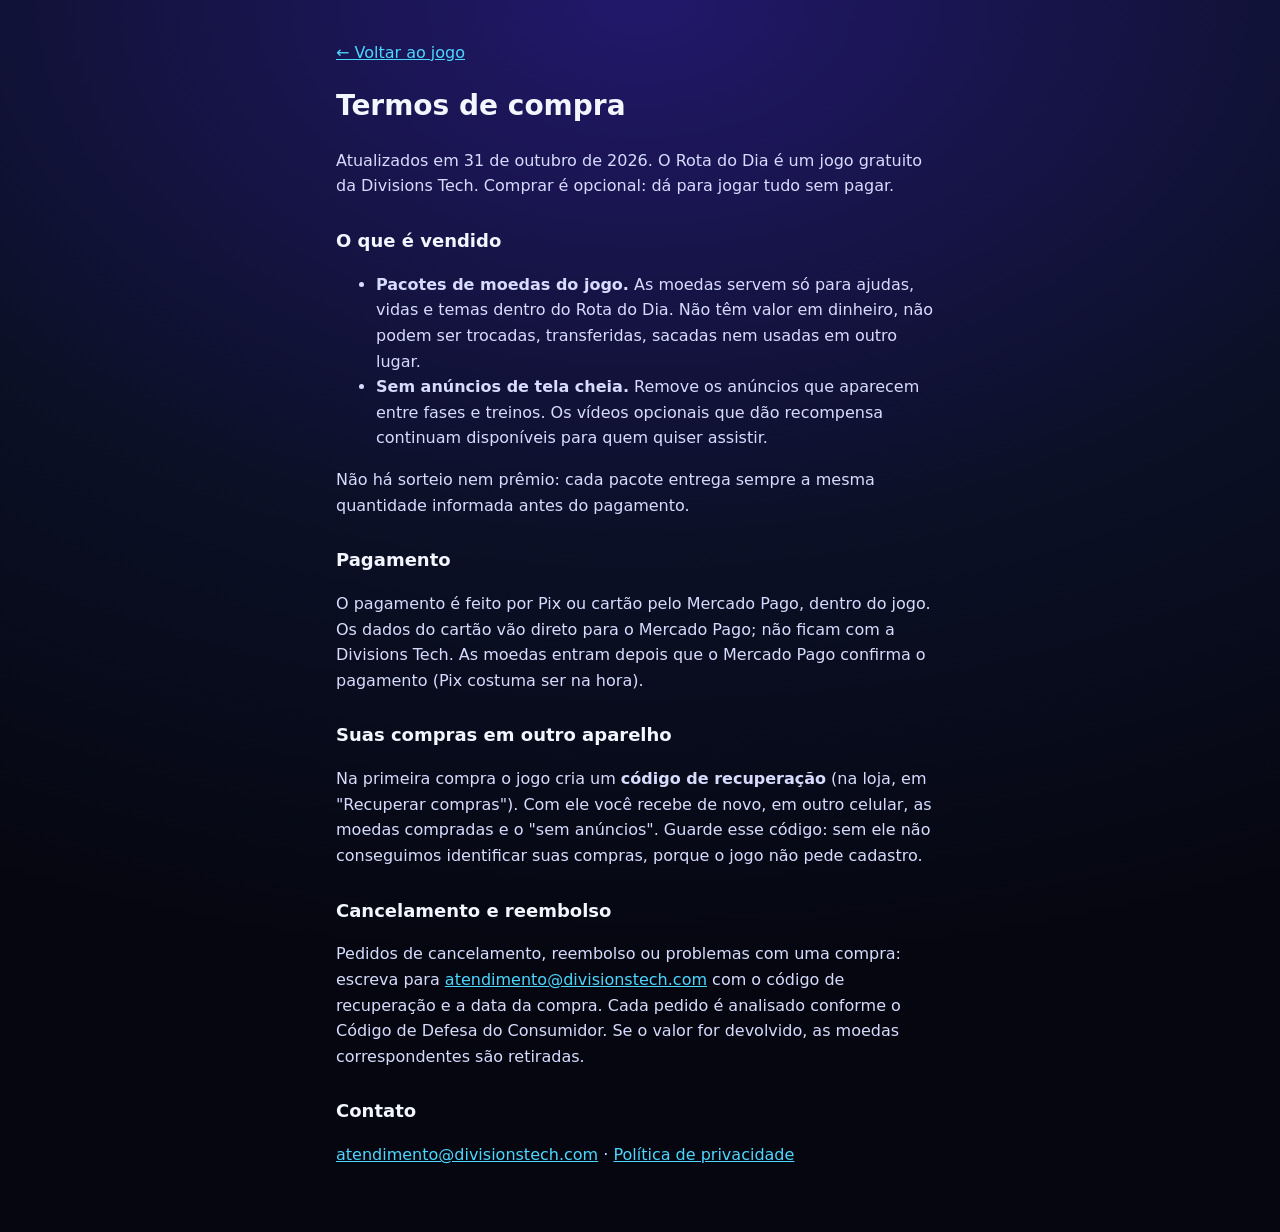
<file: termos.html>
<!doctype html>
<html lang="pt-BR">
<head>
  <meta charset="utf-8">
  <meta name="viewport" content="width=device-width, initial-scale=1">
  <title>Termos de compra — Rota do Dia</title>
  <link rel="stylesheet" href="estilo.css">
  <style>
    .texto { max-width: 640px; margin: 0 auto; padding: 24px 16px 48px; line-height: 1.6; }
    .texto h1 { font-size: 28px; } .texto h2 { font-size: 18px; margin-top: 28px; }
    .texto a { color: #4dd7ff; } .texto p, .texto li { color: #d7dcff; }
  </style>
</head>
<body>
  <main class="texto">
    <p><a href="./">← Voltar ao jogo</a></p>
    <h1>Termos de compra</h1>
    <p>Atualizados em 31 de outubro de 2026. O Rota do Dia é um jogo gratuito da Divisions Tech. Comprar é
      opcional: dá para jogar tudo sem pagar.</p>

    <h2>O que é vendido</h2>
    <ul>
      <li><b>Pacotes de moedas do jogo.</b> As moedas servem só para ajudas, vidas e temas dentro do Rota do Dia.
        Não têm valor em dinheiro, não podem ser trocadas, transferidas, sacadas nem usadas em outro lugar.</li>
      <li><b>Sem anúncios de tela cheia.</b> Remove os anúncios que aparecem entre fases e treinos. Os vídeos
        opcionais que dão recompensa continuam disponíveis para quem quiser assistir.</li>
    </ul>
    <p>Não há sorteio nem prêmio: cada pacote entrega sempre a mesma quantidade informada antes do pagamento.</p>

    <h2>Pagamento</h2>
    <p>O pagamento é feito por Pix ou cartão pelo Mercado Pago, dentro do jogo. Os dados do cartão vão direto
      para o Mercado Pago; não ficam com a Divisions Tech. As moedas entram depois que o Mercado Pago confirma o
      pagamento (Pix costuma ser na hora).</p>

    <h2>Suas compras em outro aparelho</h2>
    <p>Na primeira compra o jogo cria um <b>código de recuperação</b> (na loja, em "Recuperar compras"). Com ele
      você recebe de novo, em outro celular, as moedas compradas e o "sem anúncios". Guarde esse código: sem ele
      não conseguimos identificar suas compras, porque o jogo não pede cadastro.</p>

    <h2>Cancelamento e reembolso</h2>
    <p>Pedidos de cancelamento, reembolso ou problemas com uma compra: escreva para
      <a href="mailto:atendimento@divisionstech.com">atendimento@divisionstech.com</a> com o código de
      recuperação e a data da compra. Cada pedido é analisado conforme o Código de Defesa do Consumidor. Se o
      valor for devolvido, as moedas correspondentes são retiradas.</p>

    <h2>Contato</h2>
    <p><a href="mailto:atendimento@divisionstech.com">atendimento@divisionstech.com</a> ·
      <a href="privacidade.html">Política de privacidade</a></p>
  </main>
</body>
</html>
</file>
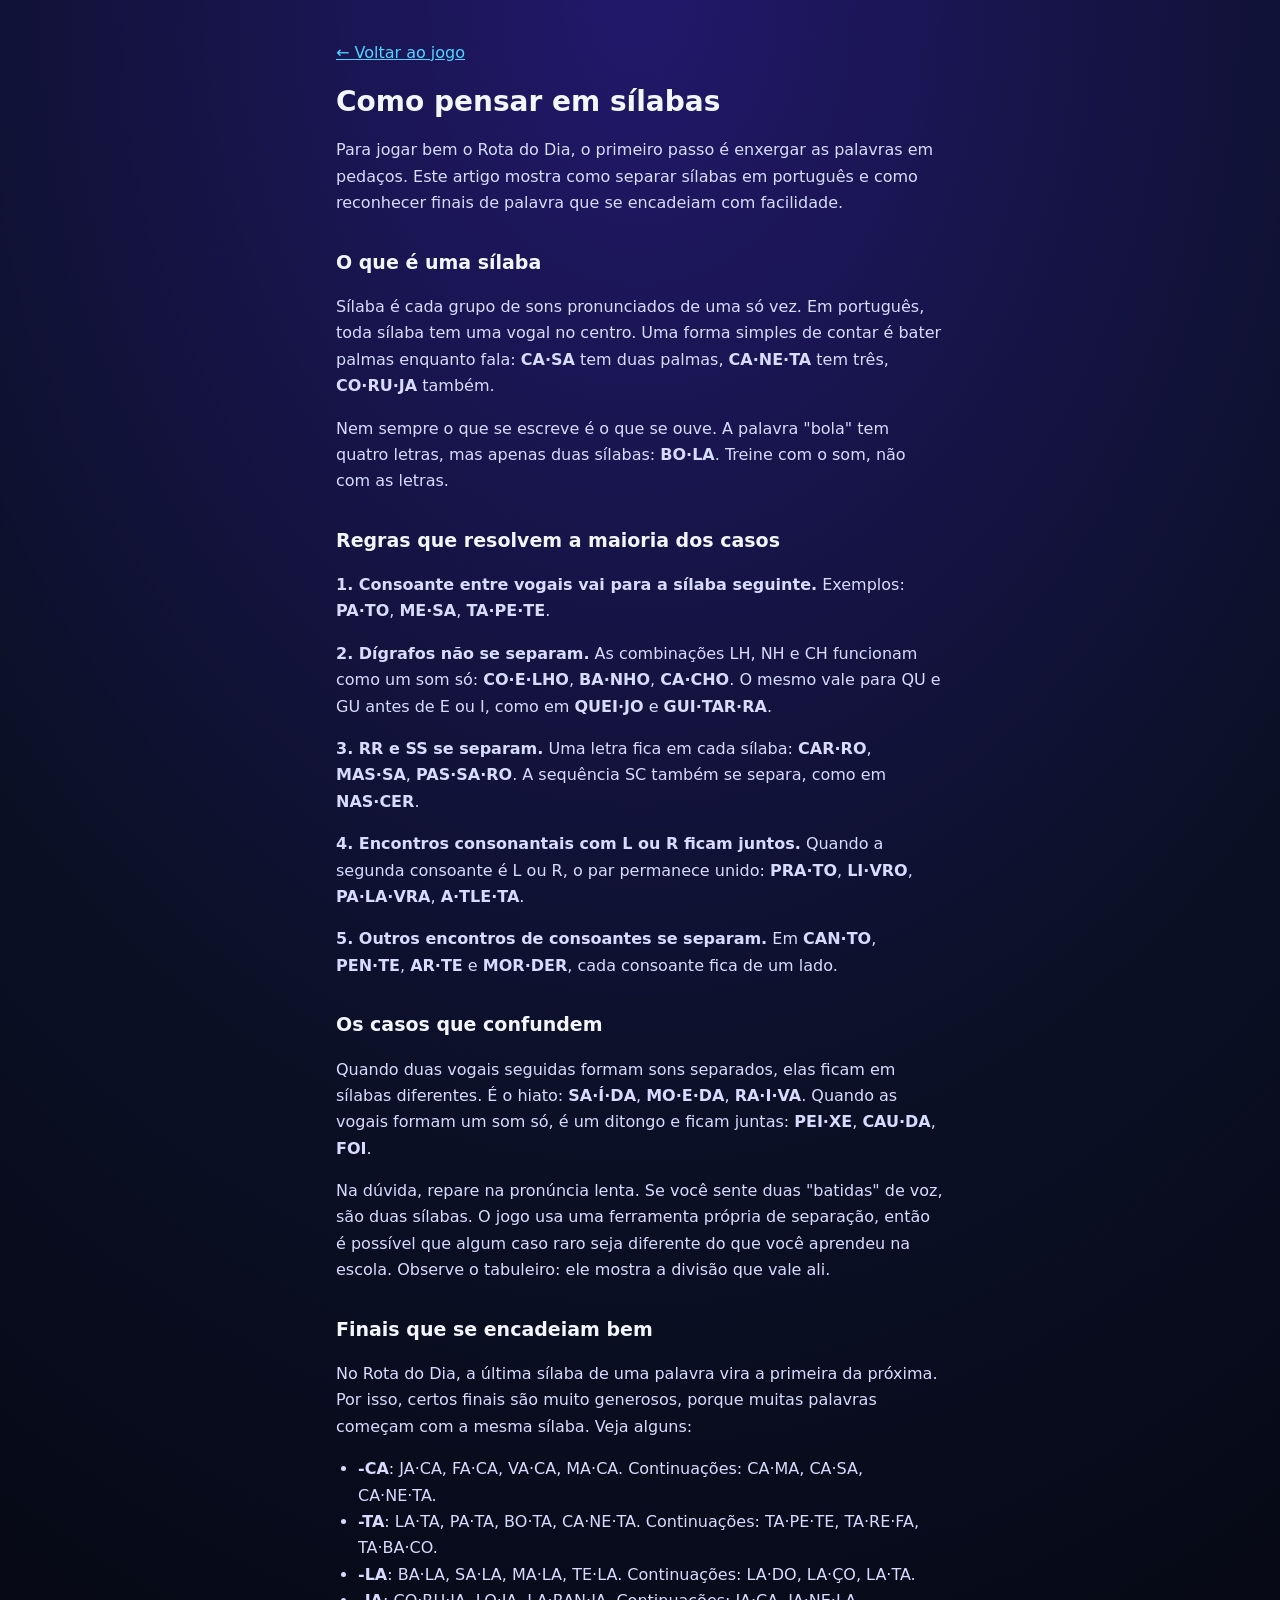
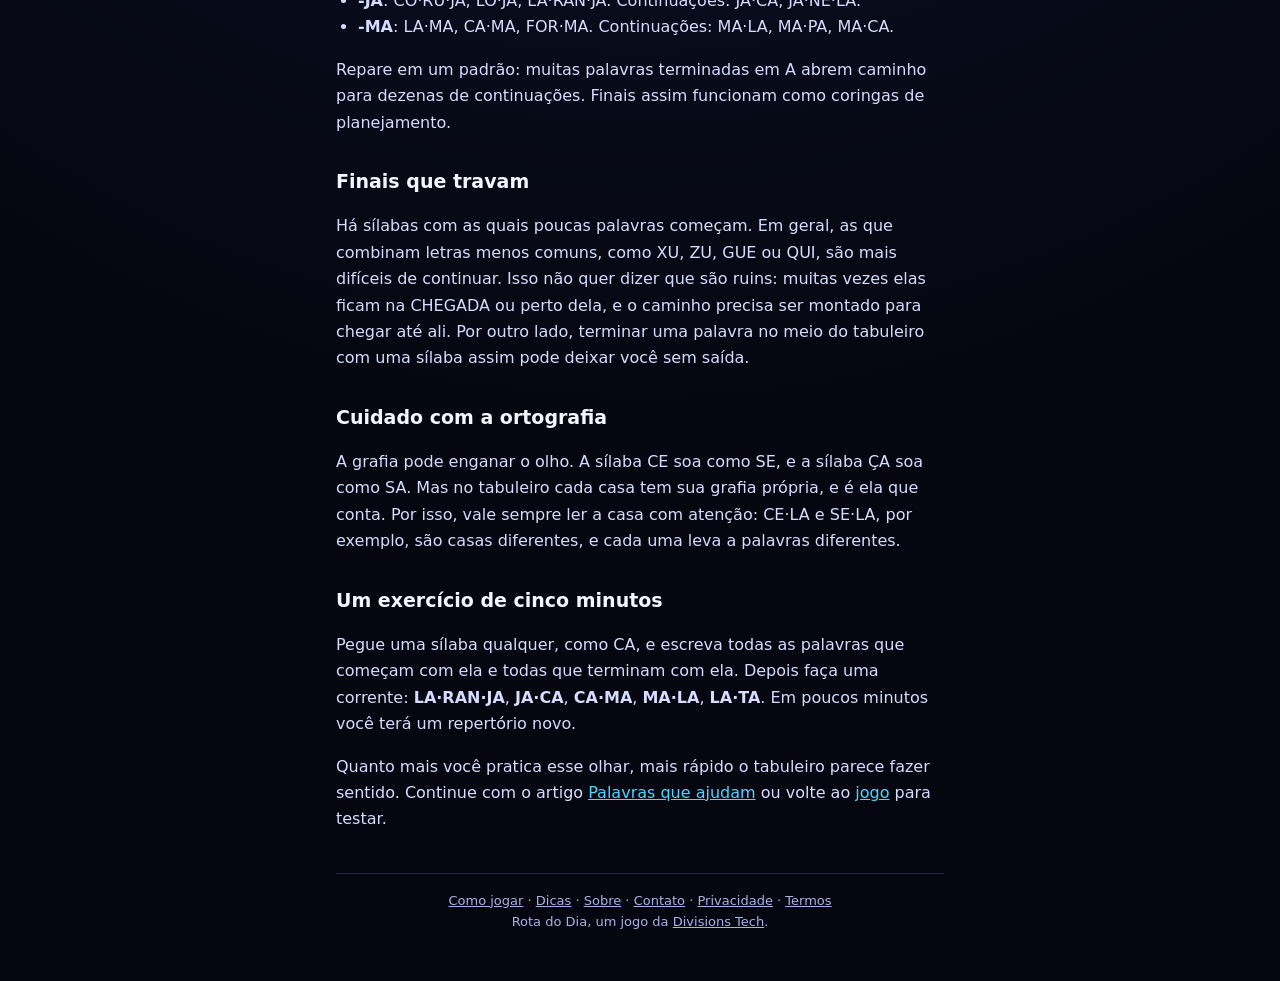
<file: dicas/como-pensar-em-silabas.html>
<!doctype html>
<html lang="pt-BR">
<head>
  <meta charset="utf-8">
  <meta name="viewport" content="width=device-width, initial-scale=1">
  <title>Como pensar em sílabas — Rota do Dia</title>
  <meta name="description" content="Aprenda a separar sílabas em português e a reconhecer finais de palavra que se encadeiam bem no jogo Rota do Dia.">
  <link rel="canonical" href="https://trevoapostas.com/dicas/como-pensar-em-silabas.html">
  <link rel="stylesheet" href="../estilo.css">
  <style>
    .texto { max-width: 640px; margin: 0 auto; padding: 24px 16px 48px; line-height: 1.65; }
    .texto h1 { font-size: 28px; line-height: 1.2; } .texto h2 { font-size: 19px; margin-top: 30px; }
    .texto a { color: #4dd7ff; } .texto p, .texto li { color: #d7dcff; }
    .texto ul, .texto ol { padding-left: 22px; }
    .ex { background: rgba(38,48,102,.72); border: 1px solid rgba(140,160,255,.22); border-radius: 12px; padding: 10px 14px; margin: 12px 0; color: #f3f5ff; }
    .cards { list-style: none; padding: 0; display: grid; gap: 12px; }
    .cards li { background: rgba(38,48,102,.72); border: 1px solid rgba(140,160,255,.22); border-radius: 14px; padding: 14px; }
    .cards a { font-weight: 700; font-size: 17px; }
    .rodape-site { margin-top: 40px; padding-top: 16px; border-top: 1px solid rgba(140,160,255,.22); text-align: center; font-size: 13px; color: #a9b2e6; }
    .rodape-site a { color: #a9b2e6; }
  </style>
</head>
<body>
  <main class="texto">
    <p><a href=".././">← Voltar ao jogo</a></p>
    <h1>Como pensar em sílabas</h1>
    <p>Para jogar bem o Rota do Dia, o primeiro passo é enxergar as palavras em pedaços. Este artigo mostra como separar sílabas em português e como reconhecer finais de palavra que se encadeiam com facilidade.</p>

    <h2>O que é uma sílaba</h2>
    <p>Sílaba é cada grupo de sons pronunciados de uma só vez. Em português, toda sílaba tem uma vogal no centro. Uma forma simples de contar é bater palmas enquanto fala: <b>CA·SA</b> tem duas palmas, <b>CA·NE·TA</b> tem três, <b>CO·RU·JA</b> também.</p>
    <p>Nem sempre o que se escreve é o que se ouve. A palavra "bola" tem quatro letras, mas apenas duas sílabas: <b>BO·LA</b>. Treine com o som, não com as letras.</p>

    <h2>Regras que resolvem a maioria dos casos</h2>
    <p><b>1. Consoante entre vogais vai para a sílaba seguinte.</b> Exemplos: <b>PA·TO</b>, <b>ME·SA</b>, <b>TA·PE·TE</b>.</p>
    <p><b>2. Dígrafos não se separam.</b> As combinações LH, NH e CH funcionam como um som só: <b>CO·E·LHO</b>, <b>BA·NHO</b>, <b>CA·CHO</b>. O mesmo vale para QU e GU antes de E ou I, como em <b>QUEI·JO</b> e <b>GUI·TAR·RA</b>.</p>
    <p><b>3. RR e SS se separam.</b> Uma letra fica em cada sílaba: <b>CAR·RO</b>, <b>MAS·SA</b>, <b>PAS·SA·RO</b>. A sequência SC também se separa, como em <b>NAS·CER</b>.</p>
    <p><b>4. Encontros consonantais com L ou R ficam juntos.</b> Quando a segunda consoante é L ou R, o par permanece unido: <b>PRA·TO</b>, <b>LI·VRO</b>, <b>PA·LA·VRA</b>, <b>A·TLE·TA</b>.</p>
    <p><b>5. Outros encontros de consoantes se separam.</b> Em <b>CAN·TO</b>, <b>PEN·TE</b>, <b>AR·TE</b> e <b>MOR·DER</b>, cada consoante fica de um lado.</p>

    <h2>Os casos que confundem</h2>
    <p>Quando duas vogais seguidas formam sons separados, elas ficam em sílabas diferentes. É o hiato: <b>SA·Í·DA</b>, <b>MO·E·DA</b>, <b>RA·I·VA</b>. Quando as vogais formam um som só, é um ditongo e ficam juntas: <b>PEI·XE</b>, <b>CAU·DA</b>, <b>FOI</b>.</p>
    <p>Na dúvida, repare na pronúncia lenta. Se você sente duas "batidas" de voz, são duas sílabas. O jogo usa uma ferramenta própria de separação, então é possível que algum caso raro seja diferente do que você aprendeu na escola. Observe o tabuleiro: ele mostra a divisão que vale ali.</p>

    <h2>Finais que se encadeiam bem</h2>
    <p>No Rota do Dia, a última sílaba de uma palavra vira a primeira da próxima. Por isso, certos finais são muito generosos, porque muitas palavras começam com a mesma sílaba. Veja alguns:</p>
    <ul>
      <li><b>-CA</b>: JA·CA, FA·CA, VA·CA, MA·CA. Continuações: CA·MA, CA·SA, CA·NE·TA.</li>
      <li><b>-TA</b>: LA·TA, PA·TA, BO·TA, CA·NE·TA. Continuações: TA·PE·TE, TA·RE·FA, TA·BA·CO.</li>
      <li><b>-LA</b>: BA·LA, SA·LA, MA·LA, TE·LA. Continuações: LA·DO, LA·ÇO, LA·TA.</li>
      <li><b>-JA</b>: CO·RU·JA, LO·JA, LA·RAN·JA. Continuações: JA·CA, JA·NE·LA.</li>
      <li><b>-MA</b>: LA·MA, CA·MA, FOR·MA. Continuações: MA·LA, MA·PA, MA·CA.</li>
    </ul>
    <p>Repare em um padrão: muitas palavras terminadas em A abrem caminho para dezenas de continuações. Finais assim funcionam como coringas de planejamento.</p>

    <h2>Finais que travam</h2>
    <p>Há sílabas com as quais poucas palavras começam. Em geral, as que combinam letras menos comuns, como XU, ZU, GUE ou QUI, são mais difíceis de continuar. Isso não quer dizer que são ruins: muitas vezes elas ficam na CHEGADA ou perto dela, e o caminho precisa ser montado para chegar até ali. Por outro lado, terminar uma palavra no meio do tabuleiro com uma sílaba assim pode deixar você sem saída.</p>

    <h2>Cuidado com a ortografia</h2>
    <p>A grafia pode enganar o olho. A sílaba CE soa como SE, e a sílaba ÇA soa como SA. Mas no tabuleiro cada casa tem sua grafia própria, e é ela que conta. Por isso, vale sempre ler a casa com atenção: CE·LA e SE·LA, por exemplo, são casas diferentes, e cada uma leva a palavras diferentes.</p>

    <h2>Um exercício de cinco minutos</h2>
    <p>Pegue uma sílaba qualquer, como CA, e escreva todas as palavras que começam com ela e todas que terminam com ela. Depois faça uma corrente: <b>LA·RAN·JA</b>, <b>JA·CA</b>, <b>CA·MA</b>, <b>MA·LA</b>, <b>LA·TA</b>. Em poucos minutos você terá um repertório novo.</p>
    <p>Quanto mais você pratica esse olhar, mais rápido o tabuleiro parece fazer sentido. Continue com o artigo <a href="palavras-que-ajudam.html">Palavras que ajudam</a> ou volte ao <a href="../">jogo</a> para testar.</p>

    <footer class="rodape-site">
      <a href="../como-jogar.html">Como jogar</a> · <a href="../dicas.html">Dicas</a> · <a href="../sobre.html">Sobre</a> · <a href="../contato.html">Contato</a> · <a href="../privacidade.html">Privacidade</a> · <a href="../termos.html">Termos</a>
      <br>Rota do Dia, um jogo da <a href="https://divisionstech.com">Divisions Tech</a>.
    </footer>
  </main>
</body>
</html>
</file>
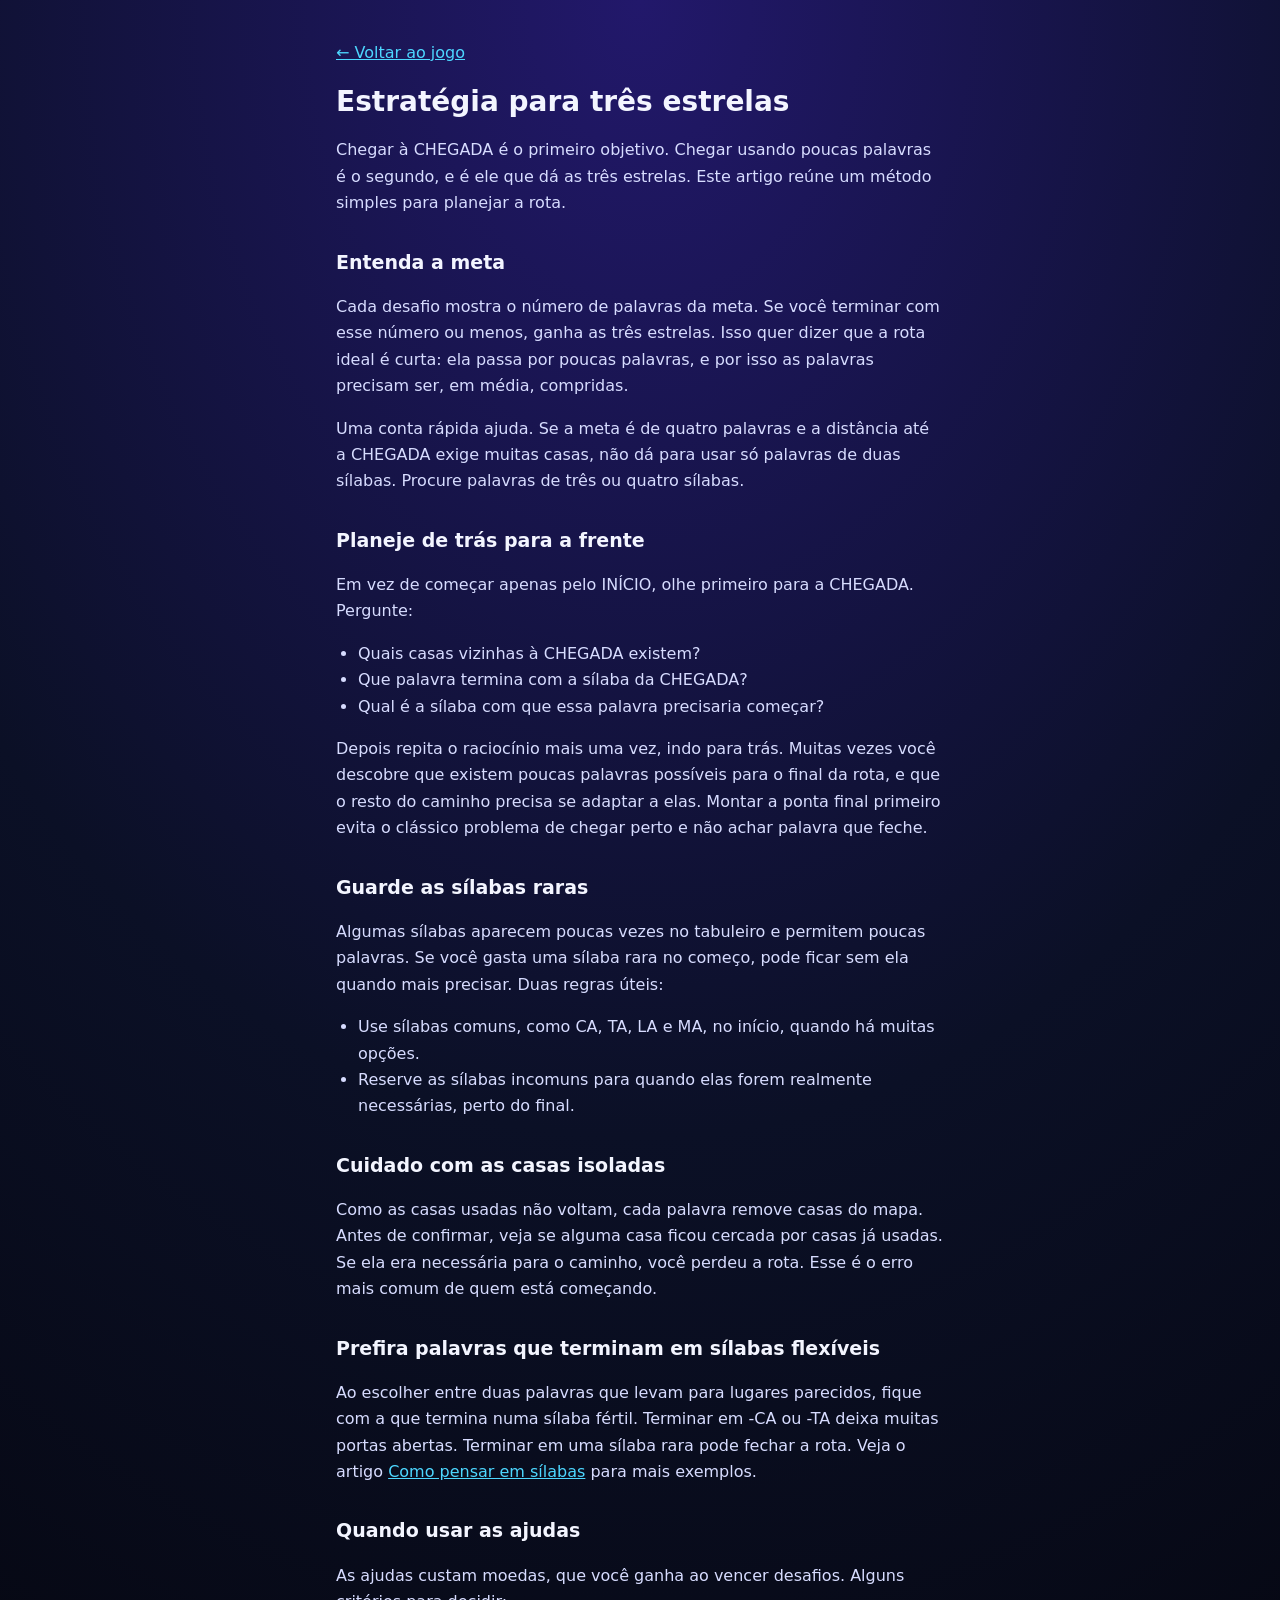
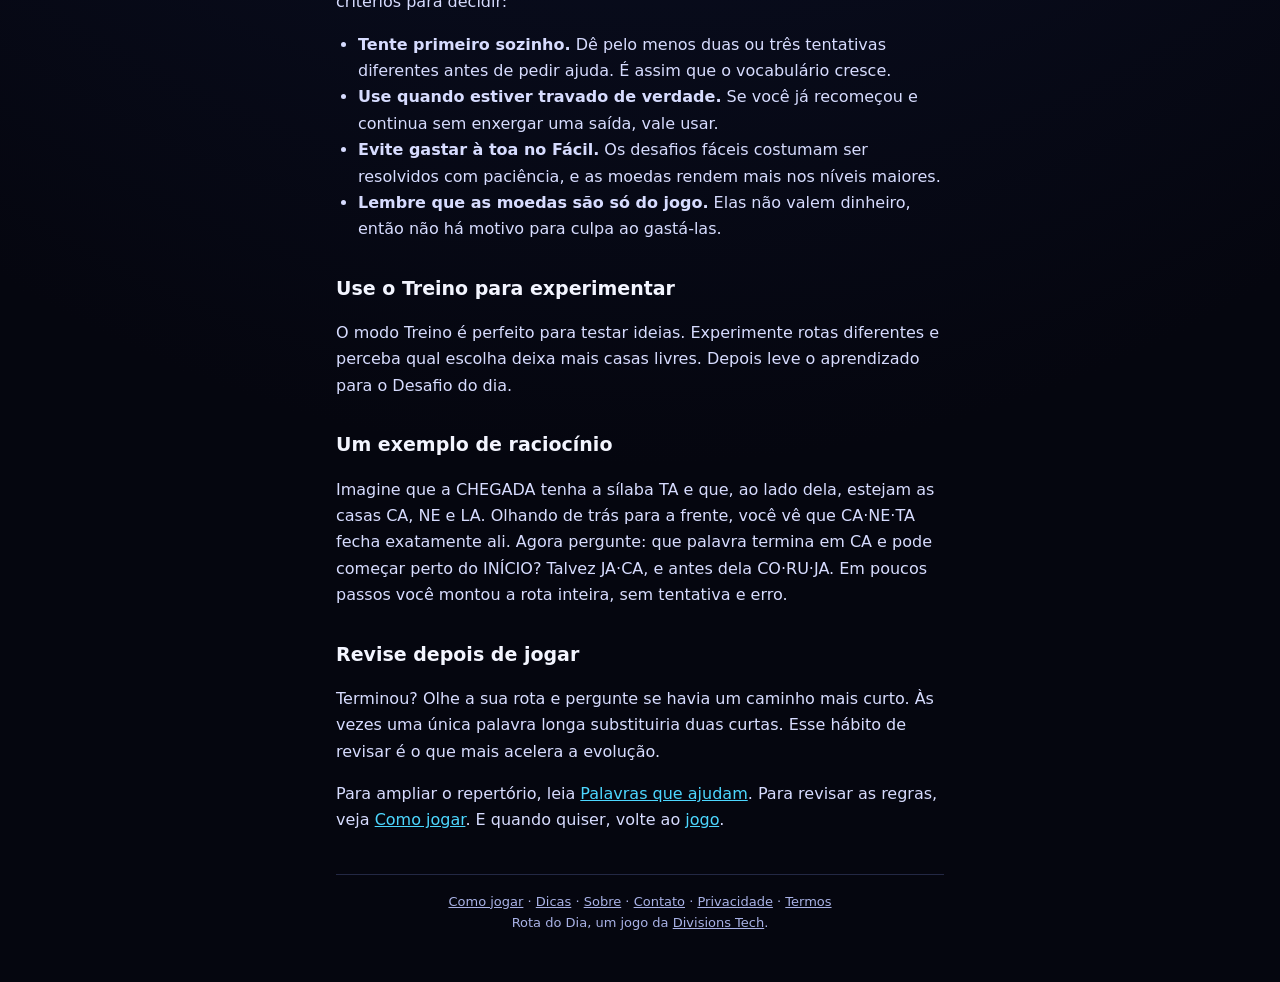
<file: dicas/estrategia-tres-estrelas.html>
<!doctype html>
<html lang="pt-BR">
<head>
  <meta charset="utf-8">
  <meta name="viewport" content="width=device-width, initial-scale=1">
  <title>Estratégia para três estrelas — Rota do Dia</title>
  <meta name="description" content="Como planejar de trás para a frente, guardar sílabas raras e decidir quando usar ajudas para conseguir três estrelas no Rota do Dia.">
  <link rel="canonical" href="https://trevoapostas.com/dicas/estrategia-tres-estrelas.html">
  <link rel="stylesheet" href="../estilo.css">
  <style>
    .texto { max-width: 640px; margin: 0 auto; padding: 24px 16px 48px; line-height: 1.65; }
    .texto h1 { font-size: 28px; line-height: 1.2; } .texto h2 { font-size: 19px; margin-top: 30px; }
    .texto a { color: #4dd7ff; } .texto p, .texto li { color: #d7dcff; }
    .texto ul, .texto ol { padding-left: 22px; }
    .ex { background: rgba(38,48,102,.72); border: 1px solid rgba(140,160,255,.22); border-radius: 12px; padding: 10px 14px; margin: 12px 0; color: #f3f5ff; }
    .cards { list-style: none; padding: 0; display: grid; gap: 12px; }
    .cards li { background: rgba(38,48,102,.72); border: 1px solid rgba(140,160,255,.22); border-radius: 14px; padding: 14px; }
    .cards a { font-weight: 700; font-size: 17px; }
    .rodape-site { margin-top: 40px; padding-top: 16px; border-top: 1px solid rgba(140,160,255,.22); text-align: center; font-size: 13px; color: #a9b2e6; }
    .rodape-site a { color: #a9b2e6; }
  </style>
</head>
<body>
  <main class="texto">
    <p><a href=".././">← Voltar ao jogo</a></p>
    <h1>Estratégia para três estrelas</h1>
    <p>Chegar à CHEGADA é o primeiro objetivo. Chegar usando poucas palavras é o segundo, e é ele que dá as três estrelas. Este artigo reúne um método simples para planejar a rota.</p>

    <h2>Entenda a meta</h2>
    <p>Cada desafio mostra o número de palavras da meta. Se você terminar com esse número ou menos, ganha as três estrelas. Isso quer dizer que a rota ideal é curta: ela passa por poucas palavras, e por isso as palavras precisam ser, em média, compridas.</p>
    <p>Uma conta rápida ajuda. Se a meta é de quatro palavras e a distância até a CHEGADA exige muitas casas, não dá para usar só palavras de duas sílabas. Procure palavras de três ou quatro sílabas.</p>

    <h2>Planeje de trás para a frente</h2>
    <p>Em vez de começar apenas pelo INÍCIO, olhe primeiro para a CHEGADA. Pergunte:</p>
    <ul>
      <li>Quais casas vizinhas à CHEGADA existem?</li>
      <li>Que palavra termina com a sílaba da CHEGADA?</li>
      <li>Qual é a sílaba com que essa palavra precisaria começar?</li>
    </ul>
    <p>Depois repita o raciocínio mais uma vez, indo para trás. Muitas vezes você descobre que existem poucas palavras possíveis para o final da rota, e que o resto do caminho precisa se adaptar a elas. Montar a ponta final primeiro evita o clássico problema de chegar perto e não achar palavra que feche.</p>

    <h2>Guarde as sílabas raras</h2>
    <p>Algumas sílabas aparecem poucas vezes no tabuleiro e permitem poucas palavras. Se você gasta uma sílaba rara no começo, pode ficar sem ela quando mais precisar. Duas regras úteis:</p>
    <ul>
      <li>Use sílabas comuns, como CA, TA, LA e MA, no início, quando há muitas opções.</li>
      <li>Reserve as sílabas incomuns para quando elas forem realmente necessárias, perto do final.</li>
    </ul>

    <h2>Cuidado com as casas isoladas</h2>
    <p>Como as casas usadas não voltam, cada palavra remove casas do mapa. Antes de confirmar, veja se alguma casa ficou cercada por casas já usadas. Se ela era necessária para o caminho, você perdeu a rota. Esse é o erro mais comum de quem está começando.</p>

    <h2>Prefira palavras que terminam em sílabas flexíveis</h2>
    <p>Ao escolher entre duas palavras que levam para lugares parecidos, fique com a que termina numa sílaba fértil. Terminar em -CA ou -TA deixa muitas portas abertas. Terminar em uma sílaba rara pode fechar a rota. Veja o artigo <a href="como-pensar-em-silabas.html">Como pensar em sílabas</a> para mais exemplos.</p>

    <h2>Quando usar as ajudas</h2>
    <p>As ajudas custam moedas, que você ganha ao vencer desafios. Alguns critérios para decidir:</p>
    <ul>
      <li><b>Tente primeiro sozinho.</b> Dê pelo menos duas ou três tentativas diferentes antes de pedir ajuda. É assim que o vocabulário cresce.</li>
      <li><b>Use quando estiver travado de verdade.</b> Se você já recomeçou e continua sem enxergar uma saída, vale usar.</li>
      <li><b>Evite gastar à toa no Fácil.</b> Os desafios fáceis costumam ser resolvidos com paciência, e as moedas rendem mais nos níveis maiores.</li>
      <li><b>Lembre que as moedas são só do jogo.</b> Elas não valem dinheiro, então não há motivo para culpa ao gastá-las.</li>
    </ul>

    <h2>Use o Treino para experimentar</h2>
    <p>O modo Treino é perfeito para testar ideias. Experimente rotas diferentes e perceba qual escolha deixa mais casas livres. Depois leve o aprendizado para o Desafio do dia.</p>

    <h2>Um exemplo de raciocínio</h2>
    <p>Imagine que a CHEGADA tenha a sílaba TA e que, ao lado dela, estejam as casas CA, NE e LA. Olhando de trás para a frente, você vê que CA·NE·TA fecha exatamente ali. Agora pergunte: que palavra termina em CA e pode começar perto do INÍCIO? Talvez JA·CA, e antes dela CO·RU·JA. Em poucos passos você montou a rota inteira, sem tentativa e erro.</p>

    <h2>Revise depois de jogar</h2>
    <p>Terminou? Olhe a sua rota e pergunte se havia um caminho mais curto. Às vezes uma única palavra longa substituiria duas curtas. Esse hábito de revisar é o que mais acelera a evolução.</p>
    <p>Para ampliar o repertório, leia <a href="palavras-que-ajudam.html">Palavras que ajudam</a>. Para revisar as regras, veja <a href="../como-jogar.html">Como jogar</a>. E quando quiser, volte ao <a href="../">jogo</a>.</p>

    <footer class="rodape-site">
      <a href="../como-jogar.html">Como jogar</a> · <a href="../dicas.html">Dicas</a> · <a href="../sobre.html">Sobre</a> · <a href="../contato.html">Contato</a> · <a href="../privacidade.html">Privacidade</a> · <a href="../termos.html">Termos</a>
      <br>Rota do Dia, um jogo da <a href="https://divisionstech.com">Divisions Tech</a>.
    </footer>
  </main>
</body>
</html>
</file>
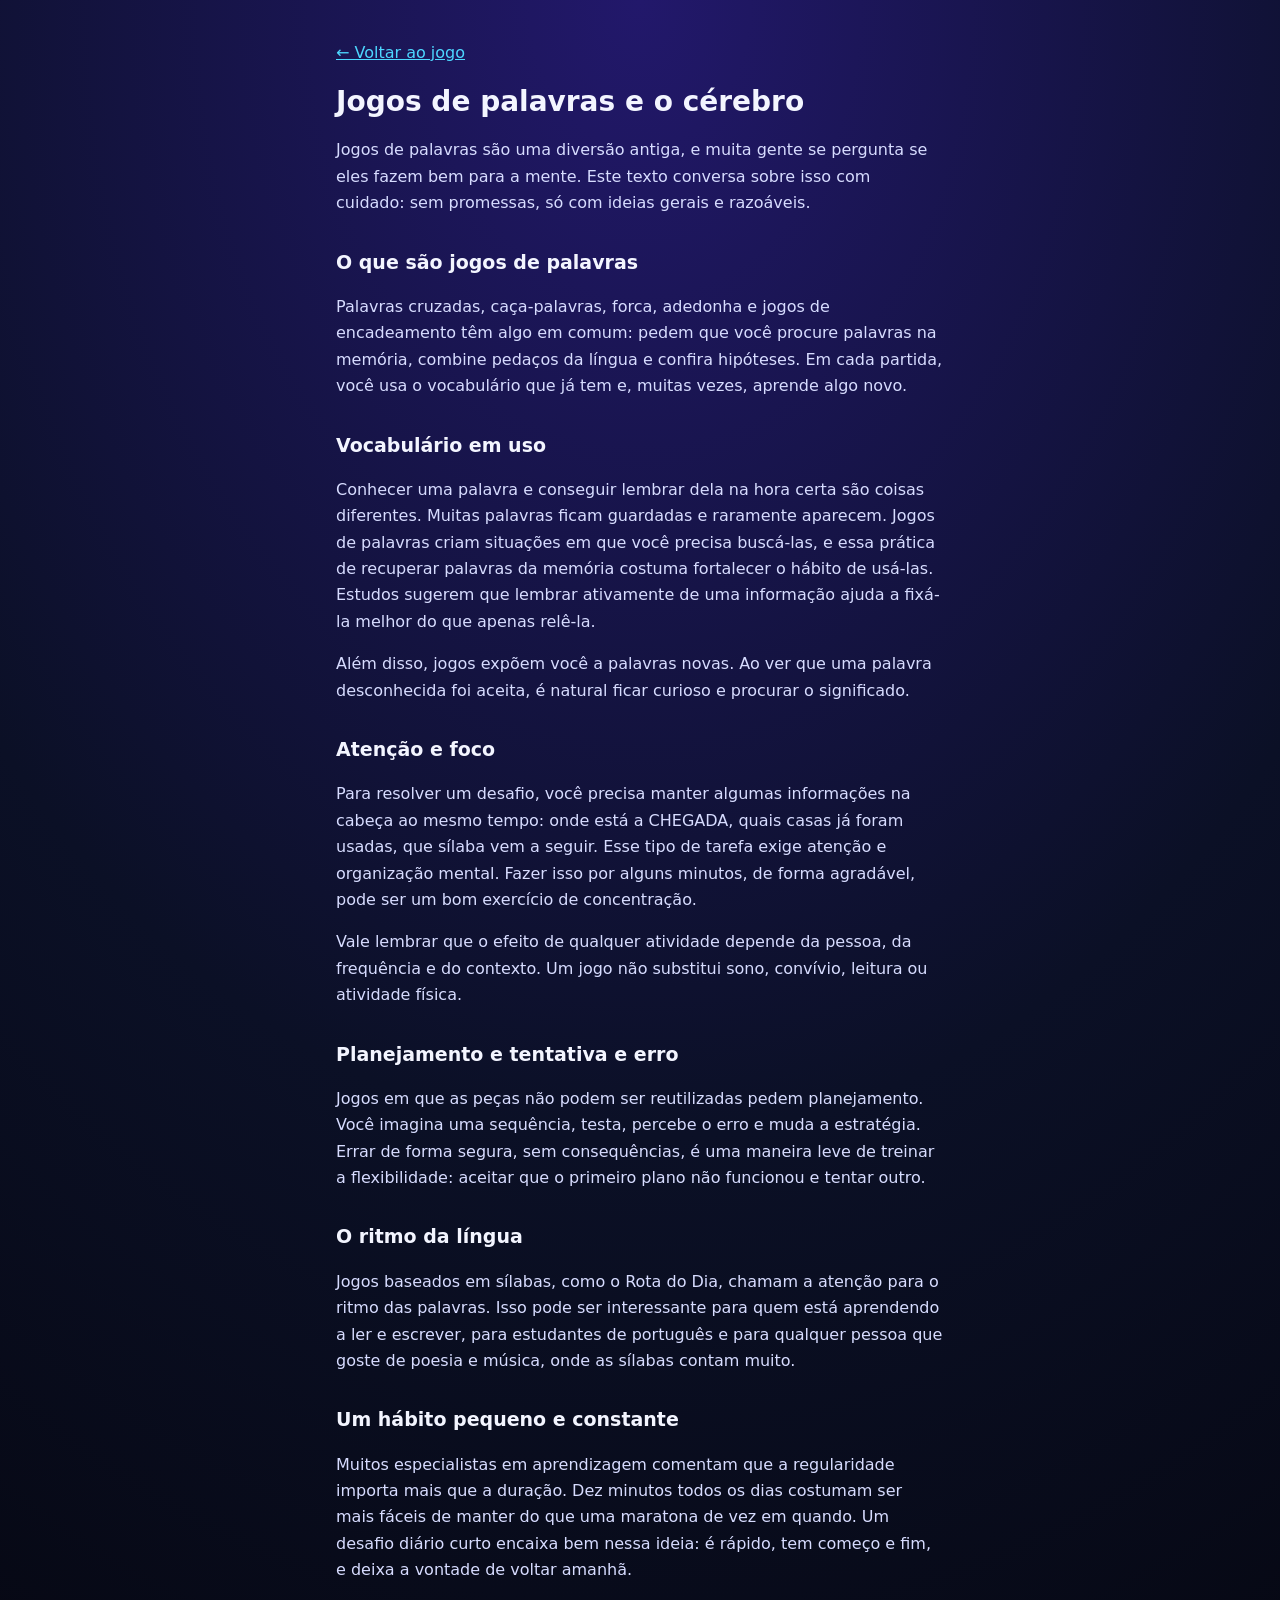
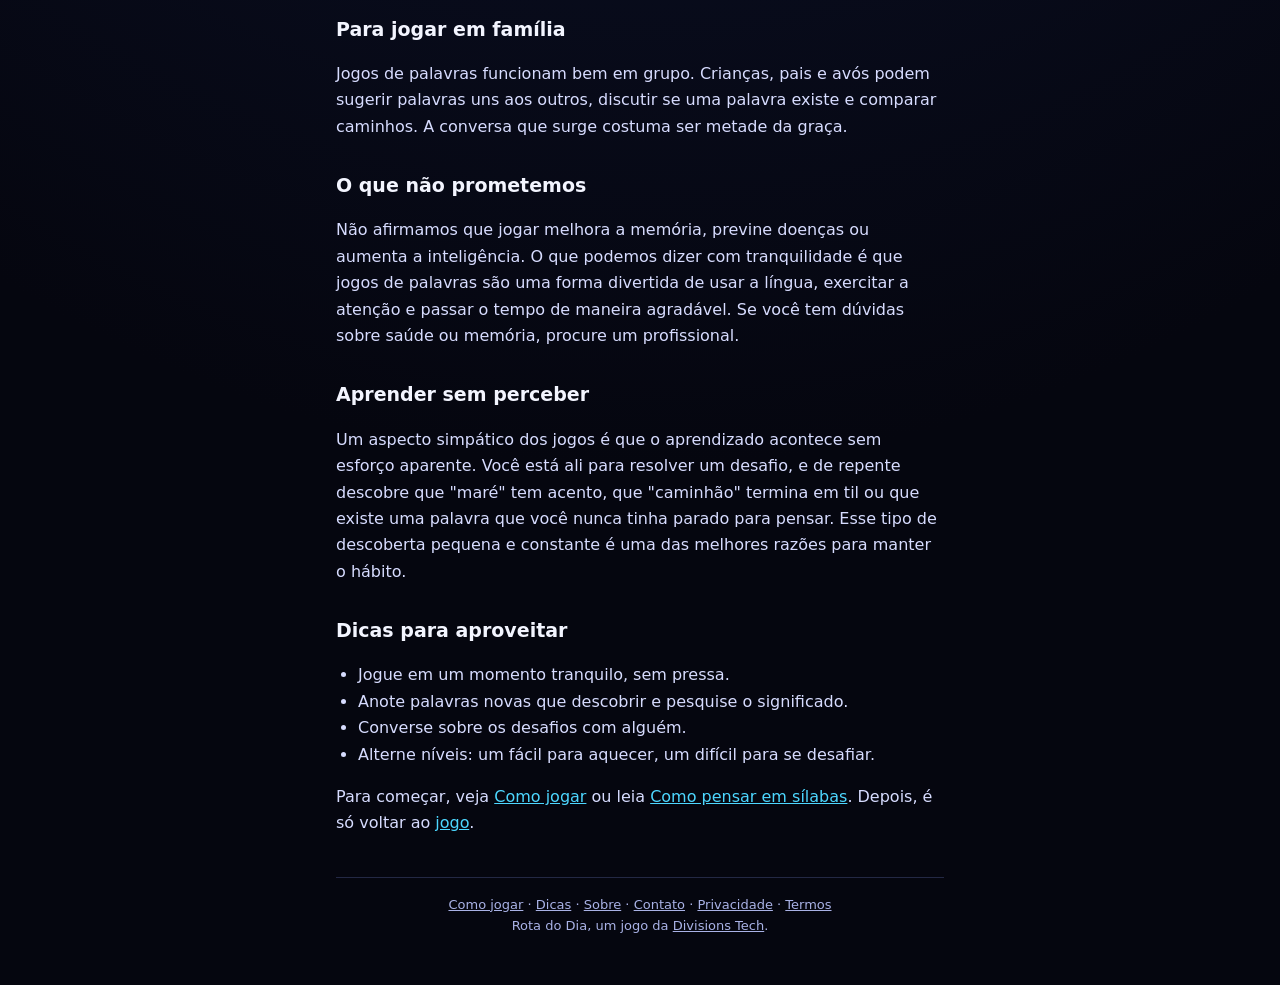
<file: dicas/jogos-de-palavras-e-o-cerebro.html>
<!doctype html>
<html lang="pt-BR">
<head>
  <meta charset="utf-8">
  <meta name="viewport" content="width=device-width, initial-scale=1">
  <title>Jogos de palavras e o cérebro — Rota do Dia</title>
  <meta name="description" content="Como jogos de palavras podem contribuir com o vocabulário, a atenção e o hábito diário, em linguagem geral e sem promessas.">
  <link rel="canonical" href="https://trevoapostas.com/dicas/jogos-de-palavras-e-o-cerebro.html">
  <link rel="stylesheet" href="../estilo.css">
  <style>
    .texto { max-width: 640px; margin: 0 auto; padding: 24px 16px 48px; line-height: 1.65; }
    .texto h1 { font-size: 28px; line-height: 1.2; } .texto h2 { font-size: 19px; margin-top: 30px; }
    .texto a { color: #4dd7ff; } .texto p, .texto li { color: #d7dcff; }
    .texto ul, .texto ol { padding-left: 22px; }
    .ex { background: rgba(38,48,102,.72); border: 1px solid rgba(140,160,255,.22); border-radius: 12px; padding: 10px 14px; margin: 12px 0; color: #f3f5ff; }
    .cards { list-style: none; padding: 0; display: grid; gap: 12px; }
    .cards li { background: rgba(38,48,102,.72); border: 1px solid rgba(140,160,255,.22); border-radius: 14px; padding: 14px; }
    .cards a { font-weight: 700; font-size: 17px; }
    .rodape-site { margin-top: 40px; padding-top: 16px; border-top: 1px solid rgba(140,160,255,.22); text-align: center; font-size: 13px; color: #a9b2e6; }
    .rodape-site a { color: #a9b2e6; }
  </style>
</head>
<body>
  <main class="texto">
    <p><a href=".././">← Voltar ao jogo</a></p>
    <h1>Jogos de palavras e o cérebro</h1>
    <p>Jogos de palavras são uma diversão antiga, e muita gente se pergunta se eles fazem bem para a mente. Este texto conversa sobre isso com cuidado: sem promessas, só com ideias gerais e razoáveis.</p>

    <h2>O que são jogos de palavras</h2>
    <p>Palavras cruzadas, caça-palavras, forca, adedonha e jogos de encadeamento têm algo em comum: pedem que você procure palavras na memória, combine pedaços da língua e confira hipóteses. Em cada partida, você usa o vocabulário que já tem e, muitas vezes, aprende algo novo.</p>

    <h2>Vocabulário em uso</h2>
    <p>Conhecer uma palavra e conseguir lembrar dela na hora certa são coisas diferentes. Muitas palavras ficam guardadas e raramente aparecem. Jogos de palavras criam situações em que você precisa buscá-las, e essa prática de recuperar palavras da memória costuma fortalecer o hábito de usá-las. Estudos sugerem que lembrar ativamente de uma informação ajuda a fixá-la melhor do que apenas relê-la.</p>
    <p>Além disso, jogos expõem você a palavras novas. Ao ver que uma palavra desconhecida foi aceita, é natural ficar curioso e procurar o significado.</p>

    <h2>Atenção e foco</h2>
    <p>Para resolver um desafio, você precisa manter algumas informações na cabeça ao mesmo tempo: onde está a CHEGADA, quais casas já foram usadas, que sílaba vem a seguir. Esse tipo de tarefa exige atenção e organização mental. Fazer isso por alguns minutos, de forma agradável, pode ser um bom exercício de concentração.</p>
    <p>Vale lembrar que o efeito de qualquer atividade depende da pessoa, da frequência e do contexto. Um jogo não substitui sono, convívio, leitura ou atividade física.</p>

    <h2>Planejamento e tentativa e erro</h2>
    <p>Jogos em que as peças não podem ser reutilizadas pedem planejamento. Você imagina uma sequência, testa, percebe o erro e muda a estratégia. Errar de forma segura, sem consequências, é uma maneira leve de treinar a flexibilidade: aceitar que o primeiro plano não funcionou e tentar outro.</p>

    <h2>O ritmo da língua</h2>
    <p>Jogos baseados em sílabas, como o Rota do Dia, chamam a atenção para o ritmo das palavras. Isso pode ser interessante para quem está aprendendo a ler e escrever, para estudantes de português e para qualquer pessoa que goste de poesia e música, onde as sílabas contam muito.</p>

    <h2>Um hábito pequeno e constante</h2>
    <p>Muitos especialistas em aprendizagem comentam que a regularidade importa mais que a duração. Dez minutos todos os dias costumam ser mais fáceis de manter do que uma maratona de vez em quando. Um desafio diário curto encaixa bem nessa ideia: é rápido, tem começo e fim, e deixa a vontade de voltar amanhã.</p>

    <h2>Para jogar em família</h2>
    <p>Jogos de palavras funcionam bem em grupo. Crianças, pais e avós podem sugerir palavras uns aos outros, discutir se uma palavra existe e comparar caminhos. A conversa que surge costuma ser metade da graça.</p>

    <h2>O que não prometemos</h2>
    <p>Não afirmamos que jogar melhora a memória, previne doenças ou aumenta a inteligência. O que podemos dizer com tranquilidade é que jogos de palavras são uma forma divertida de usar a língua, exercitar a atenção e passar o tempo de maneira agradável. Se você tem dúvidas sobre saúde ou memória, procure um profissional.</p>

    <h2>Aprender sem perceber</h2>
    <p>Um aspecto simpático dos jogos é que o aprendizado acontece sem esforço aparente. Você está ali para resolver um desafio, e de repente descobre que "maré" tem acento, que "caminhão" termina em til ou que existe uma palavra que você nunca tinha parado para pensar. Esse tipo de descoberta pequena e constante é uma das melhores razões para manter o hábito.</p>

    <h2>Dicas para aproveitar</h2>
    <ul>
      <li>Jogue em um momento tranquilo, sem pressa.</li>
      <li>Anote palavras novas que descobrir e pesquise o significado.</li>
      <li>Converse sobre os desafios com alguém.</li>
      <li>Alterne níveis: um fácil para aquecer, um difícil para se desafiar.</li>
    </ul>
    <p>Para começar, veja <a href="../como-jogar.html">Como jogar</a> ou leia <a href="como-pensar-em-silabas.html">Como pensar em sílabas</a>. Depois, é só voltar ao <a href="../">jogo</a>.</p>

    <footer class="rodape-site">
      <a href="../como-jogar.html">Como jogar</a> · <a href="../dicas.html">Dicas</a> · <a href="../sobre.html">Sobre</a> · <a href="../contato.html">Contato</a> · <a href="../privacidade.html">Privacidade</a> · <a href="../termos.html">Termos</a>
      <br>Rota do Dia, um jogo da <a href="https://divisionstech.com">Divisions Tech</a>.
    </footer>
  </main>
</body>
</html>
</file>
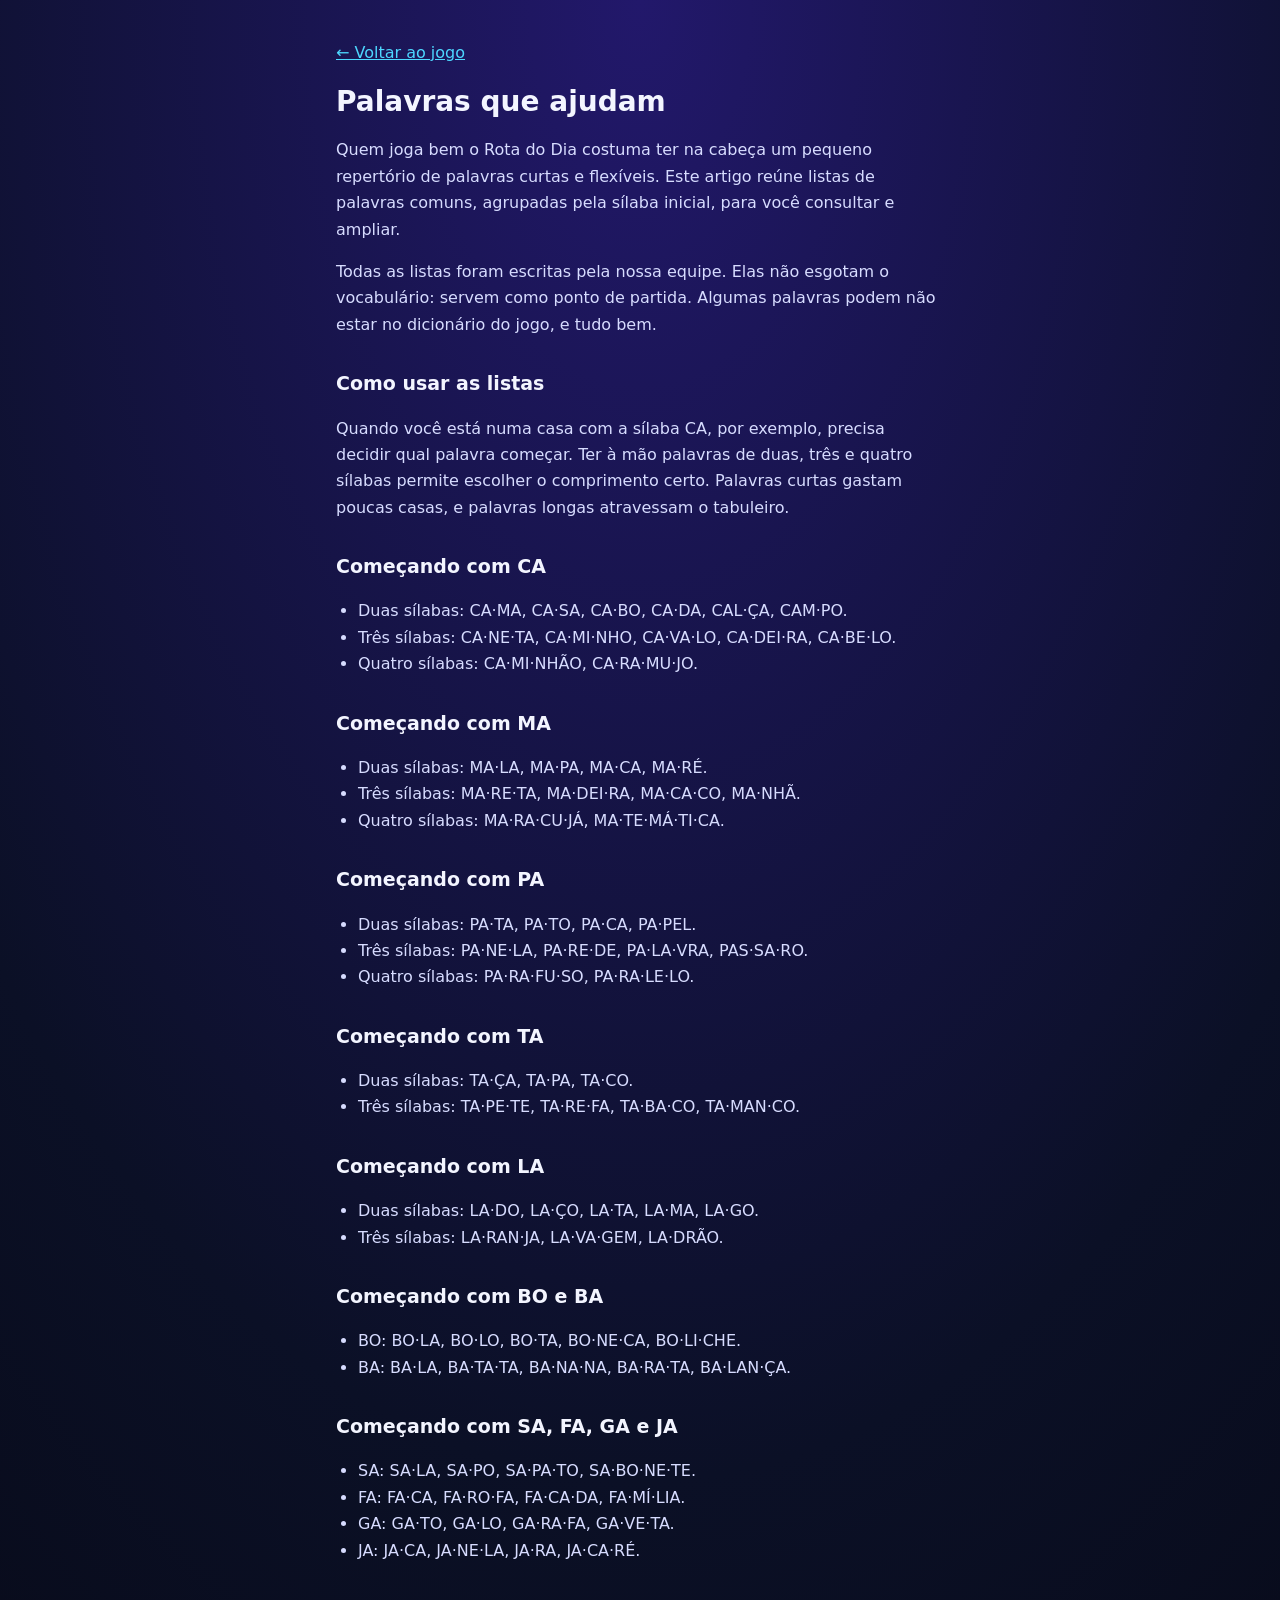
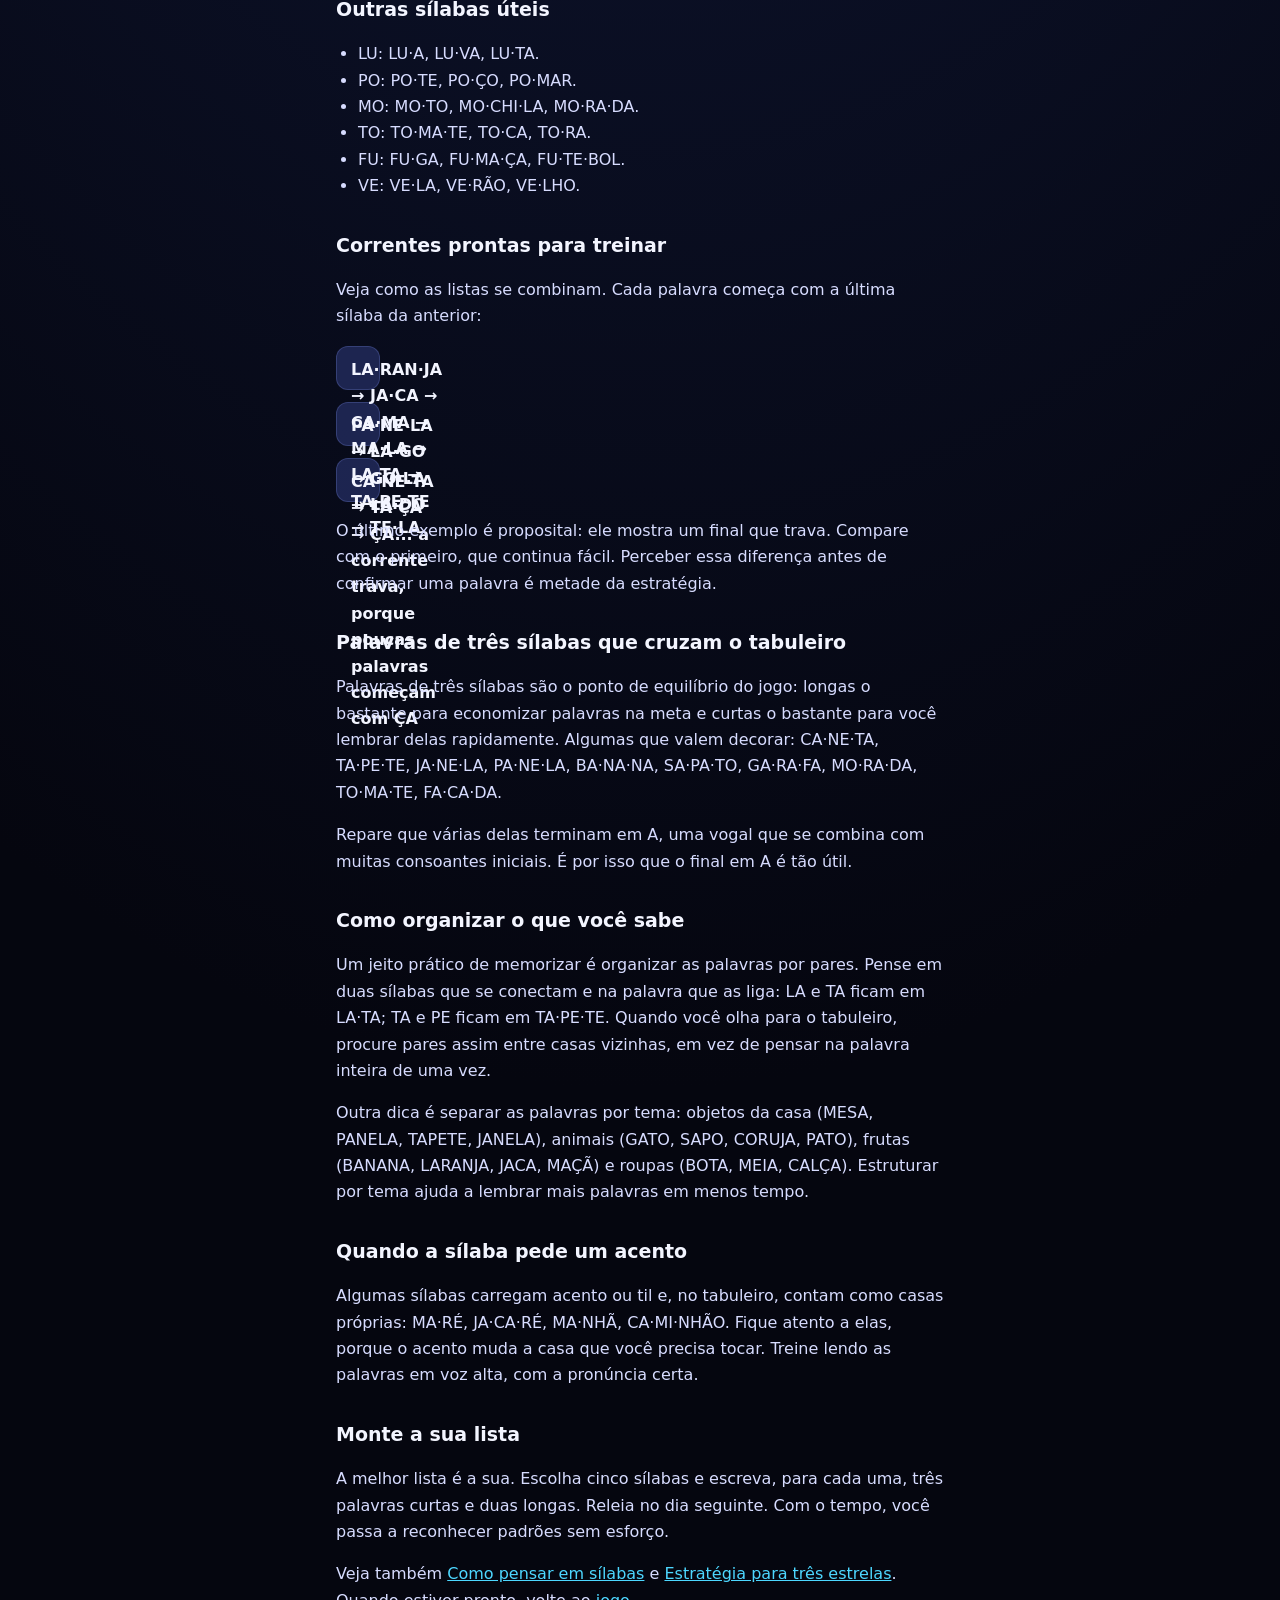
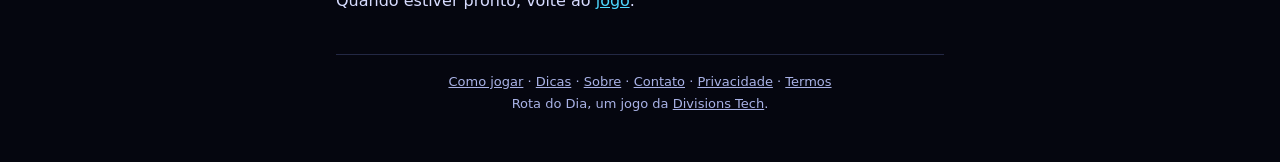
<file: dicas/palavras-que-ajudam.html>
<!doctype html>
<html lang="pt-BR">
<head>
  <meta charset="utf-8">
  <meta name="viewport" content="width=device-width, initial-scale=1">
  <title>Palavras que ajudam — Rota do Dia</title>
  <meta name="description" content="Listas de palavras comuns do português agrupadas pela sílaba inicial, escritas para servir de repertório no jogo Rota do Dia.">
  <link rel="canonical" href="https://trevoapostas.com/dicas/palavras-que-ajudam.html">
  <link rel="stylesheet" href="../estilo.css">
  <style>
    .texto { max-width: 640px; margin: 0 auto; padding: 24px 16px 48px; line-height: 1.65; }
    .texto h1 { font-size: 28px; line-height: 1.2; } .texto h2 { font-size: 19px; margin-top: 30px; }
    .texto a { color: #4dd7ff; } .texto p, .texto li { color: #d7dcff; }
    .texto ul, .texto ol { padding-left: 22px; }
    .ex { background: rgba(38,48,102,.72); border: 1px solid rgba(140,160,255,.22); border-radius: 12px; padding: 10px 14px; margin: 12px 0; color: #f3f5ff; }
    .cards { list-style: none; padding: 0; display: grid; gap: 12px; }
    .cards li { background: rgba(38,48,102,.72); border: 1px solid rgba(140,160,255,.22); border-radius: 14px; padding: 14px; }
    .cards a { font-weight: 700; font-size: 17px; }
    .rodape-site { margin-top: 40px; padding-top: 16px; border-top: 1px solid rgba(140,160,255,.22); text-align: center; font-size: 13px; color: #a9b2e6; }
    .rodape-site a { color: #a9b2e6; }
  </style>
</head>
<body>
  <main class="texto">
    <p><a href=".././">← Voltar ao jogo</a></p>
    <h1>Palavras que ajudam</h1>
    <p>Quem joga bem o Rota do Dia costuma ter na cabeça um pequeno repertório de palavras curtas e flexíveis. Este artigo reúne listas de palavras comuns, agrupadas pela sílaba inicial, para você consultar e ampliar.</p>
    <p>Todas as listas foram escritas pela nossa equipe. Elas não esgotam o vocabulário: servem como ponto de partida. Algumas palavras podem não estar no dicionário do jogo, e tudo bem.</p>

    <h2>Como usar as listas</h2>
    <p>Quando você está numa casa com a sílaba CA, por exemplo, precisa decidir qual palavra começar. Ter à mão palavras de duas, três e quatro sílabas permite escolher o comprimento certo. Palavras curtas gastam poucas casas, e palavras longas atravessam o tabuleiro.</p>

    <h2>Começando com CA</h2>
    <ul>
      <li>Duas sílabas: CA·MA, CA·SA, CA·BO, CA·DA, CAL·ÇA, CAM·PO.</li>
      <li>Três sílabas: CA·NE·TA, CA·MI·NHO, CA·VA·LO, CA·DEI·RA, CA·BE·LO.</li>
      <li>Quatro sílabas: CA·MI·NHÃO, CA·RA·MU·JO.</li>
    </ul>

    <h2>Começando com MA</h2>
    <ul>
      <li>Duas sílabas: MA·LA, MA·PA, MA·CA, MA·RÉ.</li>
      <li>Três sílabas: MA·RE·TA, MA·DEI·RA, MA·CA·CO, MA·NHÃ.</li>
      <li>Quatro sílabas: MA·RA·CU·JÁ, MA·TE·MÁ·TI·CA.</li>
    </ul>

    <h2>Começando com PA</h2>
    <ul>
      <li>Duas sílabas: PA·TA, PA·TO, PA·CA, PA·PEL.</li>
      <li>Três sílabas: PA·NE·LA, PA·RE·DE, PA·LA·VRA, PAS·SA·RO.</li>
      <li>Quatro sílabas: PA·RA·FU·SO, PA·RA·LE·LO.</li>
    </ul>

    <h2>Começando com TA</h2>
    <ul>
      <li>Duas sílabas: TA·ÇA, TA·PA, TA·CO.</li>
      <li>Três sílabas: TA·PE·TE, TA·RE·FA, TA·BA·CO, TA·MAN·CO.</li>
    </ul>

    <h2>Começando com LA</h2>
    <ul>
      <li>Duas sílabas: LA·DO, LA·ÇO, LA·TA, LA·MA, LA·GO.</li>
      <li>Três sílabas: LA·RAN·JA, LA·VA·GEM, LA·DRÃO.</li>
    </ul>

    <h2>Começando com BO e BA</h2>
    <ul>
      <li>BO: BO·LA, BO·LO, BO·TA, BO·NE·CA, BO·LI·CHE.</li>
      <li>BA: BA·LA, BA·TA·TA, BA·NA·NA, BA·RA·TA, BA·LAN·ÇA.</li>
    </ul>

    <h2>Começando com SA, FA, GA e JA</h2>
    <ul>
      <li>SA: SA·LA, SA·PO, SA·PA·TO, SA·BO·NE·TE.</li>
      <li>FA: FA·CA, FA·RO·FA, FA·CA·DA, FA·MÍ·LIA.</li>
      <li>GA: GA·TO, GA·LO, GA·RA·FA, GA·VE·TA.</li>
      <li>JA: JA·CA, JA·NE·LA, JA·RA, JA·CA·RÉ.</li>
    </ul>

    <h2>Outras sílabas úteis</h2>
    <ul>
      <li>LU: LU·A, LU·VA, LU·TA.</li>
      <li>PO: PO·TE, PO·ÇO, PO·MAR.</li>
      <li>MO: MO·TO, MO·CHI·LA, MO·RA·DA.</li>
      <li>TO: TO·MA·TE, TO·CA, TO·RA.</li>
      <li>FU: FU·GA, FU·MA·ÇA, FU·TE·BOL.</li>
      <li>VE: VE·LA, VE·RÃO, VE·LHO.</li>
    </ul>

    <h2>Correntes prontas para treinar</h2>
    <p>Veja como as listas se combinam. Cada palavra começa com a última sílaba da anterior:</p>
    <div class="ex">LA·RAN·JA → JA·CA → CA·MA → MA·LA → LA·TA → TA·PE·TE → TE·LA</div>
    <div class="ex">PA·NE·LA → LA·GO → GO·LA → LA·DO</div>
    <div class="ex">CA·NE·TA → TA·ÇA → ÇA... a corrente trava, porque poucas palavras começam com ÇA</div>
    <p>O último exemplo é proposital: ele mostra um final que trava. Compare com o primeiro, que continua fácil. Perceber essa diferença antes de confirmar uma palavra é metade da estratégia.</p>

    <h2>Palavras de três sílabas que cruzam o tabuleiro</h2>
    <p>Palavras de três sílabas são o ponto de equilíbrio do jogo: longas o bastante para economizar palavras na meta e curtas o bastante para você lembrar delas rapidamente. Algumas que valem decorar: CA·NE·TA, TA·PE·TE, JA·NE·LA, PA·NE·LA, BA·NA·NA, SA·PA·TO, GA·RA·FA, MO·RA·DA, TO·MA·TE, FA·CA·DA.</p>
    <p>Repare que várias delas terminam em A, uma vogal que se combina com muitas consoantes iniciais. É por isso que o final em A é tão útil.</p>

    <h2>Como organizar o que você sabe</h2>
    <p>Um jeito prático de memorizar é organizar as palavras por pares. Pense em duas sílabas que se conectam e na palavra que as liga: LA e TA ficam em LA·TA; TA e PE ficam em TA·PE·TE. Quando você olha para o tabuleiro, procure pares assim entre casas vizinhas, em vez de pensar na palavra inteira de uma vez.</p>
    <p>Outra dica é separar as palavras por tema: objetos da casa (MESA, PANELA, TAPETE, JANELA), animais (GATO, SAPO, CORUJA, PATO), frutas (BANANA, LARANJA, JACA, MAÇÃ) e roupas (BOTA, MEIA, CALÇA). Estruturar por tema ajuda a lembrar mais palavras em menos tempo.</p>

    <h2>Quando a sílaba pede um acento</h2>
    <p>Algumas sílabas carregam acento ou til e, no tabuleiro, contam como casas próprias: MA·RÉ, JA·CA·RÉ, MA·NHÃ, CA·MI·NHÃO. Fique atento a elas, porque o acento muda a casa que você precisa tocar. Treine lendo as palavras em voz alta, com a pronúncia certa.</p>

    <h2>Monte a sua lista</h2>
    <p>A melhor lista é a sua. Escolha cinco sílabas e escreva, para cada uma, três palavras curtas e duas longas. Releia no dia seguinte. Com o tempo, você passa a reconhecer padrões sem esforço.</p>
    <p>Veja também <a href="como-pensar-em-silabas.html">Como pensar em sílabas</a> e <a href="estrategia-tres-estrelas.html">Estratégia para três estrelas</a>. Quando estiver pronto, volte ao <a href="../">jogo</a>.</p>

    <footer class="rodape-site">
      <a href="../como-jogar.html">Como jogar</a> · <a href="../dicas.html">Dicas</a> · <a href="../sobre.html">Sobre</a> · <a href="../contato.html">Contato</a> · <a href="../privacidade.html">Privacidade</a> · <a href="../termos.html">Termos</a>
      <br>Rota do Dia, um jogo da <a href="https://divisionstech.com">Divisions Tech</a>.
    </footer>
  </main>
</body>
</html>
</file>
<file: estilo.css>
:root {
  --bg: #0b1026;
  --bg2: #1a0b3a;
  --tile: rgba(38, 48, 102, 0.72);
  --tile-borda: rgba(140, 160, 255, 0.22);
  --texto: #f3f5ff;
  --suave: #a9b2e6;
  --inicio: #3cff9b;
  --fim: #ffcc33;
  --traco: #ffffff;
  --perigo: #ff5c7a;
  --raio: 16px;
  font-family: ui-rounded, "SF Pro Rounded", "Nunito", system-ui, "Segoe UI", Roboto, sans-serif;
  color-scheme: dark;
}

* { box-sizing: border-box; -webkit-tap-highlight-color: transparent; }
[hidden] { display: none !important; }

html, body { margin: 0; min-height: 100%; }

body {
  background: radial-gradient(120% 80% at 50% 0%, #22186b 0%, var(--bg) 55%, #05060f 100%);
  color: var(--texto);
  overflow-x: hidden;
}

button { font: inherit; color: inherit; cursor: pointer; border: 0; background: none; }

/* fundo animado */
.aurora { position: fixed; inset: 0; z-index: -1; overflow: hidden; filter: blur(60px); opacity: .55; }
.aurora span { position: absolute; width: 60vmax; height: 60vmax; border-radius: 50%; animation: flutua 18s ease-in-out infinite alternate; }
.aurora span:nth-child(1) { background: #3cff9b33; left: -20vmax; top: -10vmax; }
.aurora span:nth-child(2) { background: #ff6ad533; right: -25vmax; top: 20vh; animation-duration: 22s; }
.aurora span:nth-child(3) { background: #4dd7ff2e; left: 10vw; bottom: -30vmax; animation-duration: 26s; }
@keyframes flutua { to { transform: translate(8vmax, -6vmax) scale(1.15); } }

.app {
  max-width: 480px; margin: 0 auto; min-height: 100dvh;
  padding: max(12px, env(safe-area-inset-top)) 16px max(16px, env(safe-area-inset-bottom));
  display: flex; flex-direction: column; gap: 12px;
}

/* topo */
.topo { display: flex; align-items: center; justify-content: space-between; gap: 8px; }
.marca { text-align: center; }
.marca h1 {
  margin: 0; font-size: clamp(26px, 8vw, 34px); font-weight: 900; letter-spacing: .04em; line-height: 1;
  background: linear-gradient(90deg, var(--inicio), #4dd7ff 45%, #ff6ad5 75%, var(--fim));
  -webkit-background-clip: text; background-clip: text; color: transparent;
  filter: drop-shadow(0 0 18px #3cff9b44);
  background-size: 200% 100%; animation: brilho 6s linear infinite;
}
.marca h1 em { font-style: normal; font-size: .55em; vertical-align: middle; }
@keyframes brilho { to { background-position: 200% 0; } }
.marca p { margin: 4px 0 0; color: var(--suave); font-size: 13px; font-weight: 700; letter-spacing: .08em; text-transform: uppercase; }
.acoes-topo { display: flex; gap: 6px; }
.icone {
  width: 40px; height: 40px; border-radius: 12px; background: var(--tile); border: 1px solid var(--tile-borda);
  font-size: 18px; font-weight: 900; display: grid; place-items: center;
}
.icone:active { transform: scale(.94); }

/* modos */
.modos { display: grid; grid-template-columns: 1fr 1fr; background: #ffffff10; border-radius: 999px; padding: 4px; }
.modo { padding: 9px 0; border-radius: 999px; font-weight: 800; color: var(--suave); font-size: 14px; transition: .2s; }
.modo.ativo { background: linear-gradient(90deg, #3cff9b, #4dd7ff); color: #04110f; box-shadow: 0 4px 18px #3cff9b55; }

/* painel */
.painel { display: grid; grid-template-columns: repeat(3, 1fr); gap: 8px; }
.meta { background: var(--tile); border: 1px solid var(--tile-borda); border-radius: 14px; padding: 8px; text-align: center; }
.meta span { display: block; font-size: 11px; color: var(--suave); font-weight: 800; text-transform: uppercase; letter-spacing: .08em; }
.meta strong { font-size: 18px; font-weight: 900; }

/* prévia da palavra */
.previa {
  min-height: 54px; display: flex; align-items: center; justify-content: space-between; gap: 8px;
  background: #00000040; border: 1px solid var(--tile-borda); border-radius: 16px; padding: 8px 10px 8px 16px;
}
.previa-texto { font-size: 20px; font-weight: 900; letter-spacing: .06em; color: var(--suave); transition: color .2s; }
.previa-texto.ativo { color: var(--texto); text-shadow: 0 0 14px #ffffff66; }
.previa-texto.erro { color: var(--perigo); animation: treme .35s; }
.previa-texto.certo { color: var(--inicio); }
.tag-inicio { color: var(--inicio); }
.previa-botoes { display: flex; gap: 6px; }
.mini { width: 40px; height: 40px; border-radius: 12px; background: #ffffff18; font-size: 20px; font-weight: 900; }
.mini.ok { background: var(--inicio); color: #04110f; box-shadow: 0 0 18px #3cff9b88; }

/* tabuleiro */
.tabuleiro-wrap { position: relative; width: 100%; aspect-ratio: 1; }
.tabuleiro {
  position: absolute; inset: 0; z-index: 1; display: grid; grid-template-columns: repeat(5, 1fr); gap: 7px;
  touch-action: none; user-select: none; -webkit-user-select: none;
}
.linhas { position: absolute; inset: 0; width: 100%; height: 100%; pointer-events: none; overflow: visible; }
.linhas line { stroke-linecap: round; }

.casa {
  position: relative; border-radius: var(--raio); background: var(--tile); border: 1px solid var(--tile-borda);
  display: grid; place-items: center; font-size: clamp(17px, 5.4vw, 24px); font-weight: 900; letter-spacing: .02em;
  box-shadow: inset 0 -4px 0 #00000040, 0 6px 14px #00000040;
  transition: transform .14s ease, background .2s, box-shadow .2s, opacity .2s;
  animation: entra .5s backwards;
}
@keyframes entra { from { transform: scale(.4) rotate(-8deg); opacity: 0; } }
.casa .rot { position: absolute; top: 3px; font-size: 8px; letter-spacing: .1em; font-weight: 900; }
.casa.inicio { border: 2px solid var(--inicio); box-shadow: 0 0 22px #3cff9b88, inset 0 0 18px #3cff9b44; }
.casa.inicio .rot { color: var(--inicio); }
.casa.fim { border: 2px solid var(--fim); box-shadow: 0 0 22px #ffcc3388, inset 0 0 18px #ffcc3344; animation: entra .5s backwards, pulsa 1.6s ease-in-out infinite; }
.casa.fim .rot { color: var(--fim); }
@keyframes pulsa { 50% { box-shadow: 0 0 34px #ffcc33cc, inset 0 0 22px #ffcc3366; } }
.casa.cabeca { transform: scale(1.06); box-shadow: 0 0 0 3px #ffffff, 0 0 30px #ffffffaa; z-index: 2; }
.casa.usada { color: #04110f; border-color: transparent; }
.casa.no-traco { background: #ffffff; color: #0b1026; transform: scale(1.1); box-shadow: 0 0 26px #ffffffcc; z-index: 3; }
.casa.livre { border-color: #ffffff66; }
.casa.apagada { opacity: .35; }
.casa.dica { animation: dica .6s ease-in-out 2; }
@keyframes dica { 50% { background: var(--fim); color: #1a1200; transform: scale(1.12); } }
.casa.acerto { animation: acerto .5s ease; }
@keyframes acerto { 40% { transform: scale(1.22) rotate(4deg); } }
.tabuleiro.treme { animation: treme .35s; }
@keyframes treme { 20%, 60% { transform: translateX(-6px); } 40%, 80% { transform: translateX(6px); } }

/* trilha */
.trilha { display: flex; flex-wrap: wrap; gap: 6px; min-height: 30px; }
.chip { padding: 5px 11px; border-radius: 999px; font-weight: 900; font-size: 13px; color: #04110f; animation: chip .35s backwards; }
@keyframes chip { from { transform: translateY(8px) scale(.6); opacity: 0; } }

/* controles */
.controles { display: grid; grid-template-columns: repeat(3, 1fr); gap: 8px; }
.ctrl { padding: 12px 0; border-radius: 14px; background: var(--tile); border: 1px solid var(--tile-borda); font-weight: 800; font-size: 14px; }
.ctrl:active { transform: scale(.96); }
.ctrl:disabled { opacity: .4; }

.rodape { margin-top: auto; text-align: center; font-size: 12px; color: var(--suave); }
.rodape a { color: var(--suave); }

/* aviso */
.toast {
  position: fixed; left: 50%; top: 18px; transform: translate(-50%, -140%); z-index: 40;
  background: #ffffff; color: #0b1026; font-weight: 800; padding: 10px 18px; border-radius: 999px;
  box-shadow: 0 10px 30px #0008; transition: transform .3s cubic-bezier(.2, 1.4, .4, 1); max-width: 92vw; text-align: center;
}
.toast.mostra { transform: translate(-50%, 0); }

.confete { position: fixed; inset: 0; width: 100%; height: 100%; pointer-events: none; z-index: 30; }

/* janelas */
.dlg {
  width: min(420px, calc(100vw - 32px)); border: 1px solid var(--tile-borda); border-radius: 24px; padding: 22px;
  background: linear-gradient(180deg, #1d2160, #0f1238); color: var(--texto); box-shadow: 0 30px 80px #000a;
}
.dlg::backdrop { background: #04061280; backdrop-filter: blur(4px); }
.dlg[open] { animation: abre .35s cubic-bezier(.2, 1.4, .4, 1); }
@keyframes abre { from { transform: scale(.85) translateY(20px); opacity: 0; } }
.dlg h2 { margin: 0 0 12px; font-size: 24px; font-weight: 900; }
.dlg h3 { margin: 16px 0 8px; font-size: 14px; color: var(--suave); text-transform: uppercase; letter-spacing: .08em; }
.passos { padding: 0; margin: 0; list-style: none; display: grid; gap: 12px; }
.passos li { display: grid; grid-template-columns: 44px 1fr; gap: 10px; align-items: center; line-height: 1.35; }
.ex { width: 44px; height: 44px; border-radius: 12px; display: grid; place-items: center; font-weight: 900; background: var(--tile); border: 1px solid var(--tile-borda); }
.ex.inicio { border: 2px solid var(--inicio); box-shadow: 0 0 14px #3cff9b66; }
.ex.fim { border: 2px solid var(--fim); box-shadow: 0 0 14px #ffcc3366; }
.nota { color: var(--suave); font-size: 13px; line-height: 1.4; }
.grande {
  width: 100%; margin-top: 14px; padding: 14px; border-radius: 16px; font-weight: 900; font-size: 17px; color: #04110f;
  background: linear-gradient(90deg, #3cff9b, #4dd7ff); box-shadow: 0 8px 26px #3cff9b55;
}
.grande:active { transform: scale(.98); }
.secundario { flex: 1; padding: 12px; border-radius: 14px; background: #ffffff14; font-weight: 800; }
.linha-botoes { display: flex; gap: 8px; margin-top: 10px; }

.vitoria { text-align: center; }
.selo { margin: 0; font-size: 28px; font-weight: 900; background: linear-gradient(90deg, var(--fim), #ff6ad5); -webkit-background-clip: text; background-clip: text; color: transparent; }
.estrelas-grandes { font-size: 46px; margin: 8px 0; letter-spacing: 6px; }
.estrelas-grandes span { display: inline-block; animation: estrela .5s cubic-bezier(.2, 1.6, .4, 1) backwards; }
.estrelas-grandes span.apagada { filter: grayscale(1) brightness(.4); }
@keyframes estrela { from { transform: scale(0) rotate(-120deg); } }
.vit-resumo { margin: 0; color: var(--suave); font-weight: 700; }
.vit-rota { display: flex; flex-wrap: wrap; gap: 6px; justify-content: center; margin: 12px 0 0; }
.proximo { margin-top: 12px; color: var(--suave); font-size: 14px; }
.proximo b { color: var(--texto); font-variant-numeric: tabular-nums; }

.numeros { display: grid; grid-template-columns: repeat(4, 1fr); text-align: center; gap: 6px; }
.numeros strong { display: block; font-size: 28px; font-weight: 900; }
.numeros span { font-size: 11px; color: var(--suave); text-transform: uppercase; font-weight: 800; }
.barras { display: grid; gap: 6px; }
.barra { display: grid; grid-template-columns: 52px 1fr; gap: 8px; align-items: center; font-size: 13px; }
.barra i { display: block; height: 22px; min-width: 22px; border-radius: 8px; background: linear-gradient(90deg, #3cff9b, #4dd7ff); color: #04110f; font-style: normal; font-weight: 900; text-align: right; padding: 2px 8px; }

/* moedas e sequência */
.barra-topo { display: flex; justify-content: space-between; align-items: center; margin-top: -4px; }
.moedas {
  display: inline-flex; align-items: center; gap: 6px; padding: 6px 8px 6px 12px; border-radius: 999px;
  background: linear-gradient(90deg, #3a2a00, #5a4100); border: 1px solid #ffcc3388; font-weight: 900; font-size: 16px;
  box-shadow: 0 0 16px #ffcc3333;
}
.moedas b { color: #ffe27a; font-variant-numeric: tabular-nums; min-width: 2ch; }
.moedas .mais { width: 22px; height: 22px; border-radius: 50%; background: #ffcc33; color: #2a1d00; display: grid; place-items: center; font-size: 15px; }
.moedas.fixo { padding: 6px 12px; }
.moedas.pula { animation: pula .6s cubic-bezier(.2, 1.6, .4, 1); }
@keyframes pula { 40% { transform: scale(1.25); box-shadow: 0 0 30px #ffcc33aa; } }
.seq { font-weight: 900; color: #ffb547; font-size: 15px; }
.moeda-voa { position: fixed; z-index: 50; font-size: 26px; pointer-events: none; transition: transform .8s cubic-bezier(.5, -0.3, .7, 1), opacity .8s; }

/* vidas e jornada */
.vidas { display: inline-flex; align-items: center; gap: 5px; padding: 6px 12px; border-radius: 999px; background: #3a0d1c; border: 1px solid #ff5c7a88; font-weight: 900; }
.vidas b { color: #ffb3c1; }
.vidas small { color: var(--suave); font-weight: 800; font-variant-numeric: tabular-nums; }
.modos.tres { grid-template-columns: 1fr 1.2fr .8fr; }
.modos.tres .modo { font-size: 13px; }
.faixa-fase { display: flex; align-items: center; gap: 10px; font-size: 13px; color: var(--suave); font-weight: 800; }
.mapa-btn { padding: 8px 12px; border-radius: 12px; background: #ffffff14; font-weight: 900; color: var(--texto); }
.casa.pedra { background: repeating-linear-gradient(45deg, #2a2e45, #2a2e45 6px, #22263a 6px, #22263a 12px); color: #6b7194; }
.casa.pedra::after { content: "🪨"; position: absolute; font-size: 26px; }
.casa .selo-moeda, .casa .selo-estrela { position: absolute; bottom: 2px; right: 4px; font-size: 13px; }
.casa.obrigatoria { box-shadow: 0 0 0 2px #ffcc33, 0 0 18px #ffcc3377; }
.estrelas-total { font-weight: 900; color: #ffe27a; }
.trilha-mapa { display: flex; flex-direction: column-reverse; gap: 6px; max-height: 60dvh; overflow-y: auto; padding: 8px 0; }
.no-fase {
  width: 64px; height: 64px; border-radius: 50%; display: grid; place-items: center; font-weight: 900; font-size: 20px;
  background: var(--tile); border: 2px solid var(--tile-borda); position: relative; flex: none;
}
.linha-fase { display: flex; align-items: center; gap: 10px; }
.linha-fase:nth-child(4n+1) { padding-left: 8%; } .linha-fase:nth-child(4n+2) { padding-left: 34%; }
.linha-fase:nth-child(4n+3) { padding-left: 60%; } .linha-fase:nth-child(4n) { padding-left: 34%; }
.no-fase.feita { background: linear-gradient(180deg, #3cff9b, #1fae6a); color: #04110f; border-color: transparent; }
.no-fase.atual { background: linear-gradient(180deg, #ffcc33, #ff8a3d); color: #1a0b00; animation: pulsa 1.4s infinite; border-color: #fff; }
.no-fase.trancada { opacity: .4; }
.no-fase small { position: absolute; bottom: -14px; font-size: 11px; letter-spacing: -1px; }
.bau { font-size: 26px; }
.derrota-selo { background: linear-gradient(90deg, #ff5c7a, #ffb547); -webkit-background-clip: text; background-clip: text; }

/* loja paga */
.pacotes { display: grid; grid-template-columns: repeat(2, 1fr); gap: 8px; }
.pacote {
  padding: 14px 10px; border-radius: 16px; text-align: center; background: linear-gradient(180deg, #3a2a00, #221800);
  border: 1px solid #ffcc3388; position: relative;
}
.pacote b { display: block; font-size: 22px; color: #ffe27a; }
.pacote span { display: block; font-size: 12px; color: var(--suave); font-weight: 800; margin: 2px 0 8px; }
.pacote i { font-style: normal; display: inline-block; padding: 6px 12px; border-radius: 10px; background: var(--inicio); color: #04110f; font-weight: 900; }
.pacote .fita { position: absolute; top: -8px; left: 50%; transform: translateX(-50%); background: #ff5c7a; color: #fff; font-size: 10px; font-weight: 900; padding: 2px 8px; border-radius: 999px; white-space: nowrap; }
.tag-teste { font-size: 10px; background: #ff5c7a; color: #fff; padding: 2px 6px; border-radius: 6px; vertical-align: middle; }
.recuperar summary { cursor: pointer; color: var(--suave); font-weight: 800; font-size: 13px; margin-top: 8px; }
.recuperar input { flex: 2; padding: 10px; border-radius: 12px; border: 1px solid var(--tile-borda); background: #0006; color: var(--texto); font: inherit; text-transform: uppercase; }
.pagamento { max-height: 92dvh; overflow-y: auto; }
.pag-preco { color: #ffe27a; font-size: 20px; }
.pag-pix { text-align: center; }
.pag-pix img { width: 220px; height: 220px; background: #fff; border-radius: 12px; padding: 8px; }
.largo { width: 100%; margin-top: 10px; }

/* níveis */
.niveis { display: grid; grid-template-columns: repeat(3, 1fr); gap: 6px; }
.nivel { padding: 7px 0; border-radius: 12px; font-weight: 800; font-size: 13px; color: var(--suave); background: #ffffff0d; border: 1px solid transparent; }
.nivel.ativo { color: var(--texto); border-color: #ffffff55; background: #ffffff1a; }
.nivel[data-nivel="facil"].ativo { border-color: var(--inicio); }
.nivel[data-nivel="dificil"].ativo { border-color: #ff5c7a; }
.nivel i { font-style: normal; color: var(--inicio); }

.ctrl.destaque { background: linear-gradient(180deg, #4a3a00, #2c2200); border-color: #ffcc3388; }

/* casas apagadas pela ajuda e sugestão */
.casa.limpa { opacity: .12; transform: scale(.85); }
.casa.sugerida { box-shadow: 0 0 0 3px var(--fim), 0 0 24px #ffcc33aa; }

/* prêmio na vitória */
.premio { display: flex; align-items: center; justify-content: center; gap: 10px; margin-top: 14px; }
.premio-valor { font-size: 28px; font-weight: 900; color: #ffe27a; text-shadow: 0 0 18px #ffcc3388; }
.video {
  padding: 10px 14px; border-radius: 14px; font-weight: 900; color: #1a0b00;
  background: linear-gradient(90deg, #ffcc33, #ff8a3d); box-shadow: 0 6px 20px #ff8a3d55; animation: chama 1.8s ease-in-out infinite;
}
.video:disabled { animation: none; filter: grayscale(1); opacity: .5; }
@keyframes chama { 50% { transform: scale(1.04); box-shadow: 0 6px 28px #ff8a3d99; } }
.grande-video { width: 100%; margin-top: 14px; padding: 14px; font-size: 17px; }

/* loja */
.loja { max-height: 88dvh; overflow-y: auto; }
.loja-topo { display: flex; justify-content: space-between; align-items: center; }
.loja-topo h2 { margin: 0; }
.itens { display: grid; gap: 8px; }
.item { display: grid; grid-template-columns: 34px 1fr auto; gap: 10px; align-items: center; background: #ffffff0d; border-radius: 14px; padding: 10px; }
.item-icone { font-size: 24px; text-align: center; }
.item b { display: block; font-size: 15px; }
.item small { color: var(--suave); font-size: 12px; line-height: 1.3; display: block; }
.item-botoes { display: grid; gap: 6px; }
.comprar { padding: 8px 12px; border-radius: 12px; font-weight: 900; background: #ffcc3322; border: 1px solid #ffcc3388; color: #ffe27a; white-space: nowrap; }
.comprar:disabled { opacity: .4; }
.mini-video { padding: 6px 10px; font-size: 12px; }
.temas { display: grid; grid-template-columns: repeat(2, 1fr); gap: 8px; }
.tema { padding: 10px; border-radius: 14px; border: 2px solid transparent; text-align: left; font-weight: 800; background: #ffffff0d; }
.tema.ativo { border-color: var(--inicio); }
.tema .amostra { display: flex; gap: 4px; margin-bottom: 6px; }
.tema .amostra i { width: 18px; height: 18px; border-radius: 5px; }
.tema small { display: block; color: var(--suave); font-weight: 700; }

/* bônus */
.bonus-dia { margin: 4px 0 0; color: var(--suave); font-weight: 800; }
.bonus-valor { font-size: 52px; font-weight: 900; color: #ffe27a; text-shadow: 0 0 24px #ffcc3388; animation: estrela .6s cubic-bezier(.2, 1.6, .4, 1); }
.bonus-trilha { display: grid; grid-template-columns: repeat(7, 1fr); gap: 4px; margin-top: 8px; }
.bonus-trilha span { padding: 6px 0; border-radius: 8px; background: #ffffff10; font-size: 11px; font-weight: 800; color: var(--suave); }
.bonus-trilha span.feito { background: #ffcc33; color: #2a1d00; }

/* anúncio simulado */
.anuncio-teste { position: fixed; inset: 0; z-index: 60; background: #000d; display: grid; place-items: center; padding: 16px; }
.anuncio-caixa { width: min(360px, 100%); background: #11131f; border: 1px dashed #ffcc33; border-radius: 20px; padding: 22px; text-align: center; }
.anuncio-tag { margin: 0; color: #ffcc33; font-weight: 900; letter-spacing: .12em; font-size: 12px; }
.anuncio-titulo { font-size: 22px; font-weight: 900; margin: 8px 0; }
.anuncio-nota { color: var(--suave); font-size: 13px; }
.anuncio-barra { height: 8px; border-radius: 8px; background: #ffffff1a; overflow: hidden; margin: 16px 0; }
.anuncio-barra i { display: block; height: 100%; width: 0; background: #ffcc33; transition: width 1s linear; }
.anuncio-fechar { padding: 10px 18px; border-radius: 12px; background: #ffffff1a; font-weight: 800; }
.anuncio-fechar.pronto { background: var(--inicio); color: #04110f; }

/* temas comprados */
body[data-tema="oceano"] { --tile: rgba(10, 70, 110, .75); --tile-borda: rgba(120, 220, 255, .3); background: radial-gradient(120% 80% at 50% 0%, #0a4f7a 0%, #04223a 55%, #010a14 100%); }
body[data-tema="pordosol"] { --tile: rgba(110, 30, 70, .72); --tile-borda: rgba(255, 160, 120, .3); background: radial-gradient(120% 80% at 50% 0%, #a83a3a 0%, #3a0f2e 55%, #12030c 100%); }
body[data-tema="ouro"] { --tile: rgba(70, 52, 10, .8); --tile-borda: rgba(255, 210, 90, .45); background: radial-gradient(120% 80% at 50% 0%, #6b5210 0%, #2a1f05 55%, #0c0802 100%); }
body[data-tema="ouro"] .casa { color: #ffe9a8; }

@media (prefers-reduced-motion: reduce) {
  *, *::before, *::after { animation-duration: .01ms !important; animation-iteration-count: 1 !important; transition: none !important; }
}
</file>
